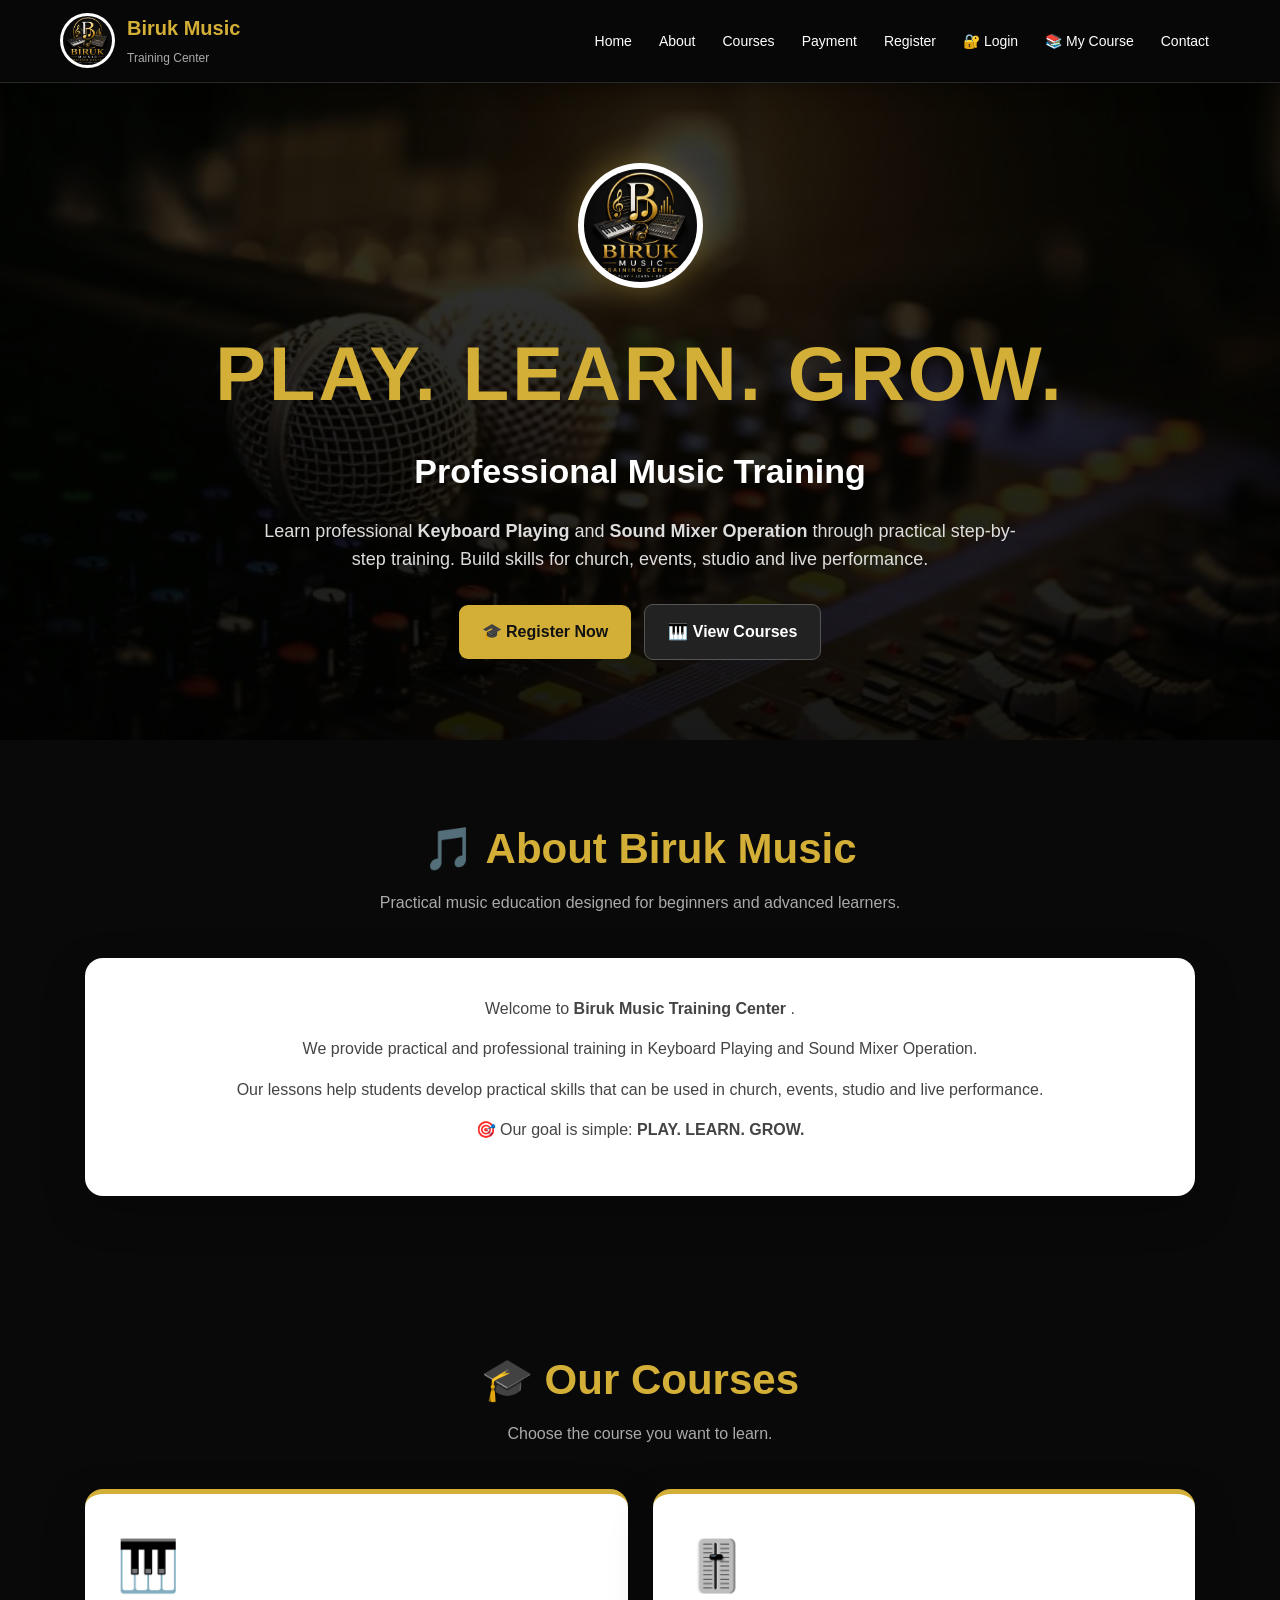
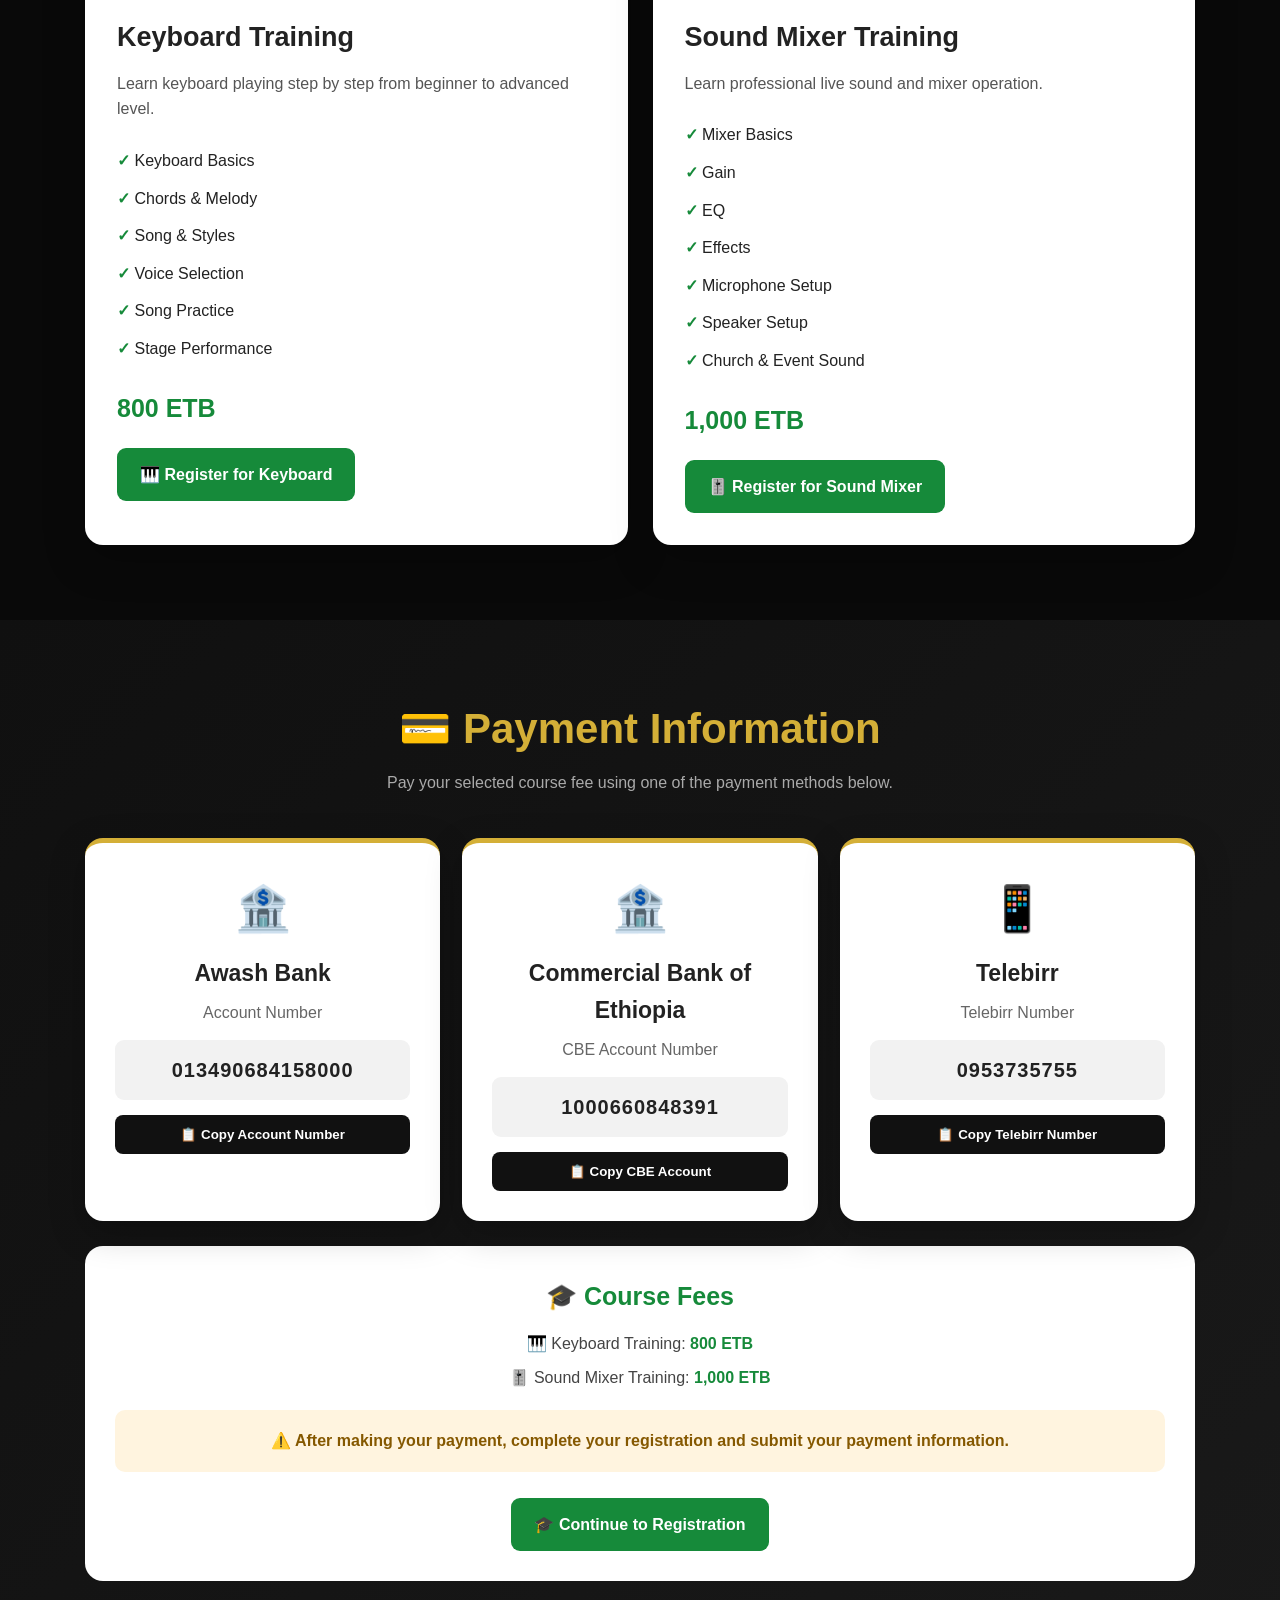
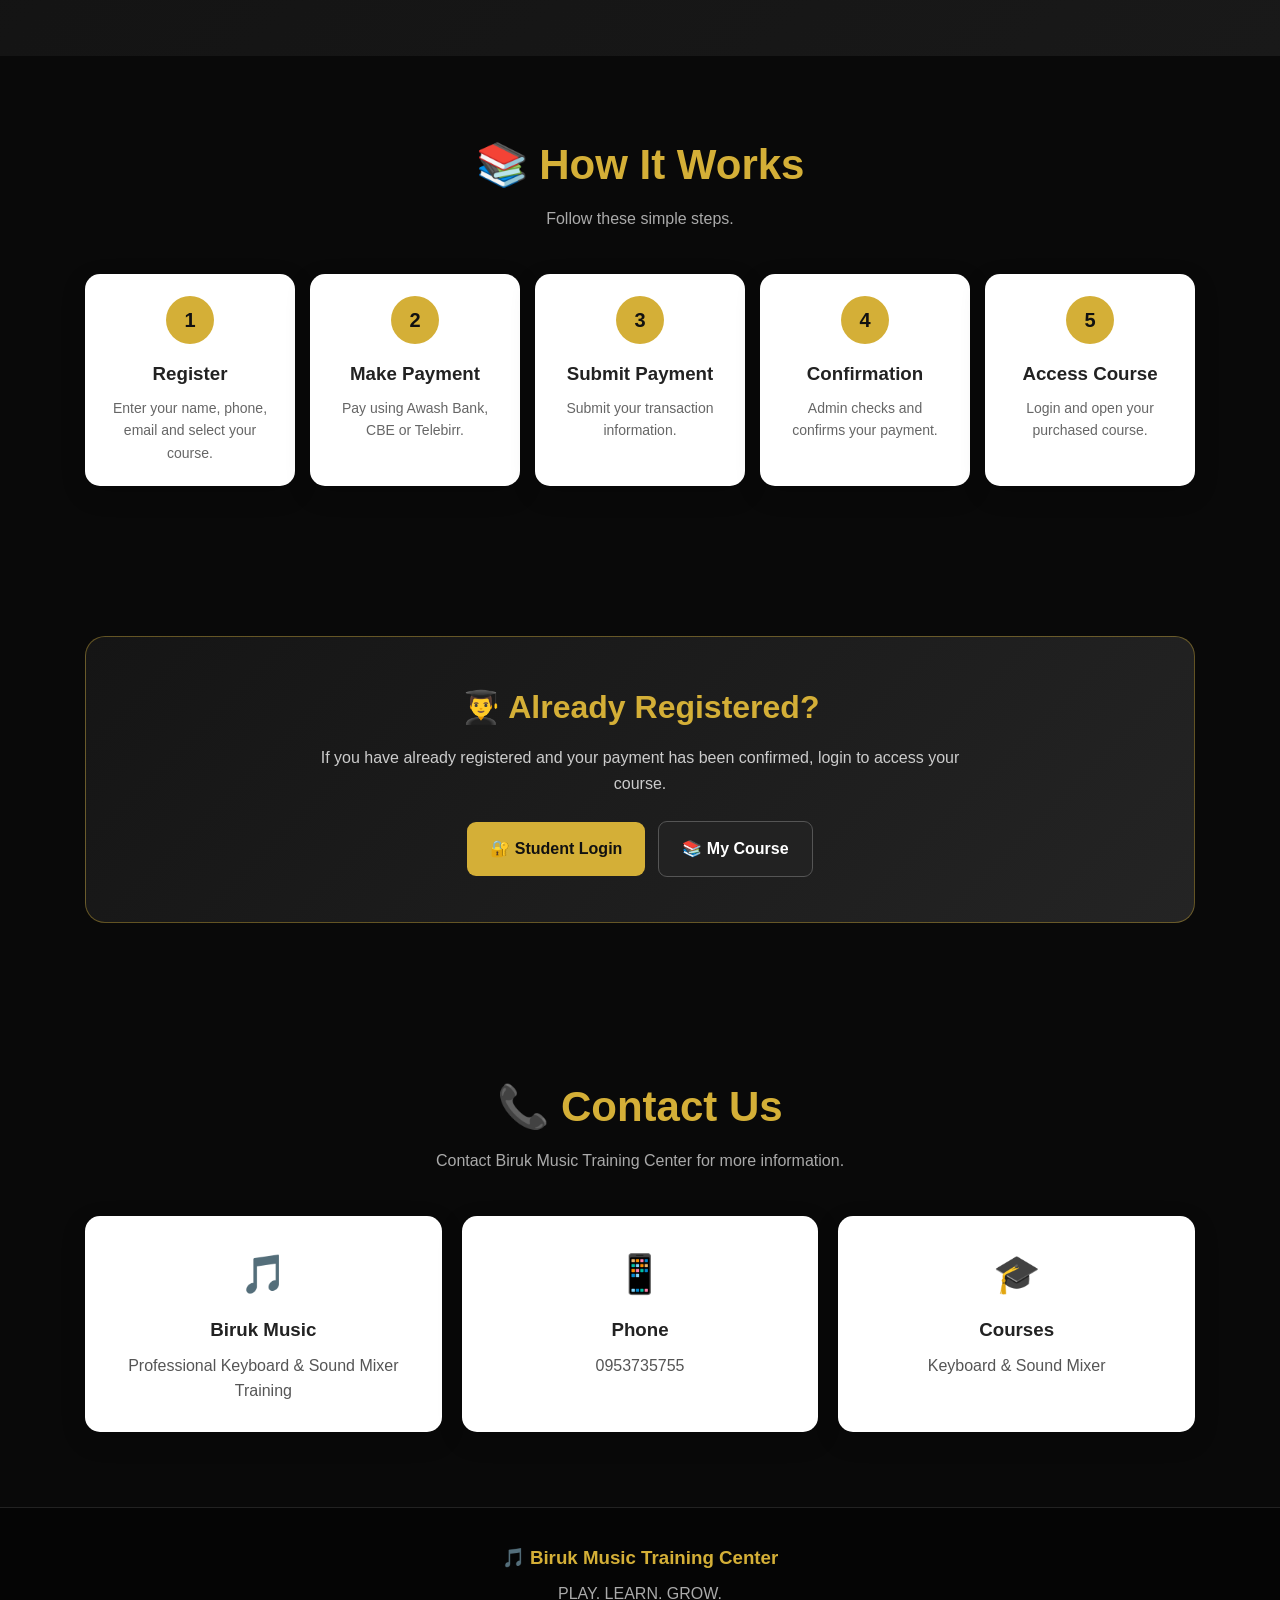
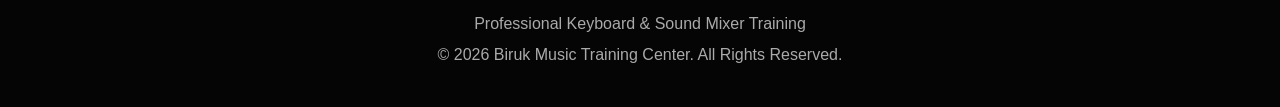
<file: index.html>
<!DOCTYPE html>
<html lang="en">

<head>

    <meta charset="UTF-8">

    <meta name="viewport"
          content="width=device-width, initial-scale=1.0">

    <meta name="description"
          content="Biruk Music Training Center - Professional Keyboard and Sound Mixer Training">

    <title>Biruk Music Training Center</title>

    <style>

        * {
            box-sizing: border-box;
            margin: 0;
            padding: 0;
        }

        html {
            scroll-behavior: smooth;
        }

        body {
            font-family: Arial, Helvetica, sans-serif;
            background: #090909;
            color: #222;
            line-height: 1.6;
        }

        /* =========================
           HEADER
        ========================= */

        header {
            position: sticky;
            top: 0;
            z-index: 1000;
            background: rgba(8,8,8,0.97);
            border-bottom: 1px solid #292929;
            box-shadow: 0 4px 20px rgba(0,0,0,0.35);
        }

        .header-container {
            max-width: 1200px;
            margin: auto;
            padding: 12px 20px;

            display: flex;
            align-items: center;
            justify-content: space-between;
            gap: 20px;
        }

        .brand {
            display: flex;
            align-items: center;
            gap: 12px;
            text-decoration: none;
            color: white;
            min-width: 220px;
        }

        .brand img {
            width: 55px;
            height: 55px;
            object-fit: contain;
            border-radius: 50%;
            background: white;
            padding: 3px;
        }

        .brand h1 {
            color: #d4af37;
            font-size: 20px;
        }

        .brand span {
            color: #aaa;
            font-size: 12px;
        }

        nav {
            display: flex;
            align-items: center;
            justify-content: flex-end;
            flex-wrap: wrap;
            gap: 5px;
        }

        nav a {
            color: white;
            text-decoration: none;
            padding: 9px 11px;
            border-radius: 7px;
            font-size: 14px;
            transition: 0.25s;
        }

        nav a:hover {
            background: #d4af37;
            color: #111;
        }

        /* =========================
           HERO
        ========================= */

        .hero {
            min-height: 650px;

            display: flex;
            flex-direction: column;
            align-items: center;
            justify-content: center;

            text-align: center;
            padding: 80px 20px;

            background:
                linear-gradient(
                    rgba(0,0,0,0.78),
                    rgba(0,0,0,0.90)
                ),
                url("hero.jpg");

            background-size: cover;
            background-position: center;
        }

        .hero-logo {
            width: 125px;
            height: 125px;
            object-fit: contain;

            background: white;
            border-radius: 50%;
            padding: 6px;

            margin-bottom: 25px;

            box-shadow:
                0 0 35px rgba(212,175,55,0.35);
        }

        .hero h2 {
            color: #d4af37;
            font-size: clamp(40px, 7vw, 76px);
            letter-spacing: 3px;
            margin-bottom: 10px;
        }

        .hero h3 {
            color: white;
            font-size: clamp(22px, 4vw, 34px);
            margin-bottom: 18px;
        }

        .hero p {
            max-width: 760px;
            color: #ddd;
            font-size: 18px;
            margin-bottom: 30px;
        }

        /* =========================
           BUTTONS
        ========================= */

        .buttons {
            display: flex;
            justify-content: center;
            align-items: center;
            flex-wrap: wrap;
            gap: 13px;
        }

        .btn {
            display: inline-block;
            padding: 14px 23px;
            border-radius: 9px;
            text-decoration: none;
            font-weight: bold;
            border: none;
            cursor: pointer;
            transition: 0.25s;
        }

        .btn:hover {
            transform: translateY(-2px);
        }

        .btn-gold {
            background: #d4af37;
            color: #111;
        }

        .btn-gold:hover {
            background: #f0cf58;
        }

        .btn-dark {
            background: #222;
            color: white;
            border: 1px solid #555;
        }

        .btn-dark:hover {
            background: #333;
        }

        .btn-green {
            background: #168a3a;
            color: white;
        }

        .btn-green:hover {
            background: #106c2d;
        }

        /* =========================
           SECTIONS
        ========================= */

        section {
            scroll-margin-top: 90px;
        }

        .section {
            max-width: 1150px;
            margin: auto;
            padding: 75px 20px;
        }

        .section-title {
            text-align: center;
            margin-bottom: 42px;
        }

        .section-title h2 {
            color: #d4af37;
            font-size: clamp(28px,5vw,42px);
            margin-bottom: 8px;
        }

        .section-title p {
            color: #aaa;
            max-width: 700px;
            margin: auto;
        }

        /* =========================
           ABOUT
        ========================= */

        .about-box {
            background: white;
            padding: 38px;
            border-radius: 18px;

            box-shadow:
                0 15px 40px rgba(0,0,0,0.25);

            text-align: center;
        }

        .about-box p {
            color: #444;
            margin-bottom: 15px;
        }

        /* =========================
           COURSES
        ========================= */

        .course-grid {
            display: grid;
            grid-template-columns: repeat(2,1fr);
            gap: 25px;
        }

        .course-card {
            background: white;
            padding: 32px;
            border-radius: 18px;

            border-top: 5px solid #d4af37;

            box-shadow:
                0 15px 40px rgba(0,0,0,0.25);

            transition: 0.3s;
        }

        .course-card:hover {
            transform: translateY(-7px);
        }

        .course-icon {
            font-size: 50px;
            margin-bottom: 10px;
        }

        .course-card h3 {
            font-size: 27px;
            margin-bottom: 12px;
        }

        .course-card p {
            color: #555;
            margin-bottom: 10px;
        }

        .course-list {
            list-style: none;
            margin: 20px 0;
        }

        .course-list li {
            padding: 6px 0;
        }

        .course-list li::before {
            content: "✓ ";
            color: #168a3a;
            font-weight: bold;
        }

        .price {
            color: #168a3a;
            font-size: 25px;
            font-weight: bold;
            margin: 20px 0;
        }

        /* =========================
           PAYMENT
        ========================= */

        .payment-section {
            background:
                linear-gradient(
                    135deg,
                    #101010,
                    #191919
                );
        }

        .payment-grid {
            display: grid;
            grid-template-columns: repeat(3,1fr);
            gap: 22px;
        }

        .payment-card {
            background: white;
            padding: 30px;
            border-radius: 18px;
            text-align: center;

            border-top: 5px solid #d4af37;

            box-shadow:
                0 12px 35px rgba(0,0,0,0.25);

            transition: 0.3s;
        }

        .payment-card:hover {
            transform: translateY(-5px);
        }

        .payment-icon {
            font-size: 45px;
            margin-bottom: 10px;
        }

        .payment-card h3 {
            font-size: 23px;
            margin-bottom: 8px;
        }

        .payment-card p {
            color: #666;
            margin-bottom: 8px;
        }

        .account-number {
            background: #f2f2f2;
            padding: 14px 8px;
            border-radius: 9px;

            font-size: 20px;
            font-weight: bold;

            letter-spacing: 1px;
            margin: 15px 0;
            word-break: break-all;
        }

        .copy-btn {
            width: 100%;
            padding: 12px;

            border: none;
            border-radius: 8px;

            background: #111;
            color: white;

            font-weight: bold;
            cursor: pointer;
        }

        .copy-btn:hover {
            background: #333;
        }

        .course-fees {
            background: white;
            border-radius: 18px;
            padding: 30px;
            margin-top: 25px;
            text-align: center;
        }

        .course-fees h3 {
            color: #168a3a;
            font-size: 25px;
            margin-bottom: 15px;
        }

        .course-fees p {
            margin: 8px 0;
            color: #444;
        }

        .course-fees strong {
            color: #168a3a;
        }

        .payment-instruction {
            background: #fff4df;
            color: #855800;

            padding: 18px;
            border-radius: 10px;

            margin-top: 20px;

            text-align: center;
            font-weight: bold;
        }

        /* =========================
           HOW IT WORKS
        ========================= */

        .steps {
            display: grid;
            grid-template-columns: repeat(5,1fr);
            gap: 15px;
        }

        .step {
            background: white;
            padding: 22px;
            border-radius: 15px;
            text-align: center;

            box-shadow:
                0 8px 25px rgba(0,0,0,0.20);
        }

        .step-number {
            width: 48px;
            height: 48px;

            display: flex;
            align-items: center;
            justify-content: center;

            margin: 0 auto 15px;

            border-radius: 50%;
            background: #d4af37;

            color: #111;
            font-size: 20px;
            font-weight: bold;
        }

        .step h3 {
            margin-bottom: 8px;
        }

        .step p {
            color: #666;
            font-size: 14px;
        }

        /* =========================
           STUDENT ACCESS
        ========================= */

        .access-box {
            background:
                linear-gradient(
                    135deg,
                    #151515,
                    #242424
                );

            border:
                1px solid
                rgba(212,175,55,0.4);

            border-radius: 20px;
            padding: 45px 25px;
            text-align: center;
        }

        .access-box h2 {
            color: #d4af37;
            font-size: 32px;
            margin-bottom: 12px;
        }

        .access-box p {
            color: #ccc;
            max-width: 650px;
            margin: 0 auto 25px;
        }

        /* =========================
           CONTACT
        ========================= */

        .contact-grid {
            display: grid;
            grid-template-columns: repeat(3,1fr);
            gap: 20px;
        }

        .contact-card {
            background: white;
            padding: 28px;
            border-radius: 15px;
            text-align: center;

            box-shadow:
                0 8px 25px rgba(0,0,0,0.20);
        }

        .contact-icon {
            font-size: 38px;
            margin-bottom: 10px;
        }

        .contact-card h3 {
            margin-bottom: 8px;
        }

        .contact-card p {
            color: #555;
        }

        /* =========================
           FOOTER
        ========================= */

        footer {
            background: #050505;
            border-top: 1px solid #222;

            text-align: center;
            padding: 35px 20px;

            color: #aaa;
        }

        footer h3 {
            color: #d4af37;
            margin-bottom: 8px;
        }

        footer p {
            margin: 5px 0;
        }

        /* =========================
           MOBILE
        ========================= */

        @media(max-width:950px) {

            .header-container {
                flex-direction: column;
            }

            nav {
                justify-content: center;
            }

            .steps {
                grid-template-columns: repeat(2,1fr);
            }

            .payment-grid {
                grid-template-columns: 1fr;
            }

            .contact-grid {
                grid-template-columns: 1fr;
            }
        }

        @media(max-width:700px) {

            .course-grid {
                grid-template-columns: 1fr;
            }

            .steps {
                grid-template-columns: 1fr;
            }

            .hero {
                min-height: 600px;
                padding: 60px 15px;
            }

            .hero-logo {
                width: 100px;
                height: 100px;
            }

            .hero h2 {
                letter-spacing: 1px;
            }

            .section {
                padding: 55px 15px;
            }

            .about-box,
            .course-card {
                padding: 24px;
            }

        }

        @media(max-width:450px) {

            .brand img {
                width: 48px;
                height: 48px;
            }

            .brand h1 {
                font-size: 17px;
            }

            nav a {
                font-size: 12px;
                padding: 7px 6px;
            }

            .account-number {
                font-size: 17px;
            }

        }

    </style>

</head>


<body>


<!-- =================================================
     HEADER
================================================= -->

<header>

    <div class="header-container">

        <a href="index.html" class="brand">

            <img
                src="logo.png"
                alt="Biruk Music Training Center Logo"
            >

            <div>

                <h1>
                    Biruk Music
                </h1>

                <span>
                    Training Center
                </span>

            </div>

        </a>


        <nav>

            <a href="index.html">
                Home
            </a>

            <a href="#about">
                About
            </a>

            <a href="#courses">
                Courses
            </a>

            <a href="#payment">
                Payment
            </a>

            <a href="Register.html">
                Register
            </a>

            <a href="Login.html">
                🔐 Login
            </a>

            <a href="Course.html">
                📚 My Course
            </a>

            <a href="#contact">
                Contact
            </a>

        </nav>

    </div>

</header>


<!-- =================================================
     HERO
================================================= -->

<section class="hero">

    <img
        src="logo.png"
        alt="Biruk Music Training Center Logo"
        class="hero-logo"
    >


    <h2>
        PLAY. LEARN. GROW.
    </h2>


    <h3>
        Professional Music Training
    </h3>


    <p>

        Learn professional
        <strong>Keyboard Playing</strong>
        and
        <strong>Sound Mixer Operation</strong>
        through practical step-by-step training.

        Build skills for church, events,
        studio and live performance.

    </p>


    <div class="buttons">

        <a
            href="Register.html"
            class="btn btn-gold"
        >
            🎓 Register Now
        </a>


        <a
            href="#courses"
            class="btn btn-dark"
        >
            🎹 View Courses
        </a>

    </div>

</section>


<!-- =================================================
     ABOUT
================================================= -->

<section
    id="about"
    class="section"
>

    <div class="section-title">

        <h2>
            🎵 About Biruk Music
        </h2>

        <p>
            Practical music education designed
            for beginners and advanced learners.
        </p>

    </div>


    <div class="about-box">

        <p>

            Welcome to
            <strong>
                Biruk Music Training Center
            </strong>.

        </p>

        <p>

            We provide practical and professional
            training in Keyboard Playing and
            Sound Mixer Operation.

        </p>

        <p>

            Our lessons help students develop
            practical skills that can be used in
            church, events, studio and live
            performance.

        </p>

        <p>

            🎯 Our goal is simple:

            <strong>
                PLAY. LEARN. GROW.
            </strong>

        </p>

    </div>

</section>


<!-- =================================================
     COURSES
================================================= -->

<section
    id="courses"
    class="section"
>

    <div class="section-title">

        <h2>
            🎓 Our Courses
        </h2>

        <p>
            Choose the course you want to learn.
        </p>

    </div>


    <div class="course-grid">


        <!-- KEYBOARD -->

        <div class="course-card">

            <div class="course-icon">
                🎹
            </div>

            <h3>
                Keyboard Training
            </h3>

            <p>
                Learn keyboard playing step by step
                from beginner to advanced level.
            </p>


            <ul class="course-list">

                <li>
                    Keyboard Basics
                </li>

                <li>
                    Chords & Melody
                </li>

                <li>
                    Song & Styles
                </li>

                <li>
                    Voice Selection
                </li>

                <li>
                    Song Practice
                </li>

                <li>
                    Stage Performance
                </li>

            </ul>


            <div class="price">
                800 ETB
            </div>


            <a
                href="Register.html"
                class="btn btn-green"
            >
                🎹 Register for Keyboard
            </a>

        </div>


        <!-- SOUND MIXER -->

        <div class="course-card">

            <div class="course-icon">
                🎚️
            </div>

            <h3>
                Sound Mixer Training
            </h3>

            <p>
                Learn professional live sound
                and mixer operation.
            </p>


            <ul class="course-list">

                <li>
                    Mixer Basics
                </li>

                <li>
                    Gain
                </li>

                <li>
                    EQ
                </li>

                <li>
                    Effects
                </li>

                <li>
                    Microphone Setup
                </li>

                <li>
                    Speaker Setup
                </li>

                <li>
                    Church & Event Sound
                </li>

            </ul>


            <div class="price">
                1,000 ETB
            </div>


            <a
                href="Register.html"
                class="btn btn-green"
            >
                🎚️ Register for Sound Mixer
            </a>

        </div>

    </div>

</section>


<!-- =================================================
     PAYMENT
================================================= -->

<section
    id="payment"
    class="payment-section"
>

    <div class="section">

        <div class="section-title">

            <h2>
                💳 Payment Information
            </h2>

            <p>
                Pay your selected course fee using
                one of the payment methods below.
            </p>

        </div>


        <div class="payment-grid">


            <!-- AWASH BANK -->

            <div class="payment-card">

                <div class="payment-icon">
                    🏦
                </div>

                <h3>
                    Awash Bank
                </h3>

                <p>
                    Account Number
                </p>

                <div class="account-number">
                    013490684158000
                </div>

                <button
                    class="copy-btn"
                    onclick="copyText('013490684158000')"
                >
                    📋 Copy Account Number
                </button>

            </div>


            <!-- CBE -->

            <div class="payment-card">

                <div class="payment-icon">
                    🏦
                </div>

                <h3>
                    Commercial Bank of Ethiopia
                </h3>

                <p>
                    CBE Account Number
                </p>

                <div class="account-number">
                    1000660848391
                </div>

                <button
                    class="copy-btn"
                    onclick="copyText('1000660848391')"
                >
                    📋 Copy CBE Account
                </button>

            </div>


            <!-- TELEBIRR -->

            <div class="payment-card">

                <div class="payment-icon">
                    📱
                </div>

                <h3>
                    Telebirr
                </h3>

                <p>
                    Telebirr Number
                </p>

                <div class="account-number">
                    0953735755
                </div>

                <button
                    class="copy-btn"
                    onclick="copyText('0953735755')"
                >
                    📋 Copy Telebirr Number
                </button>

            </div>

        </div>


        <!-- COURSE FEES -->

        <div class="course-fees">

            <h3>
                🎓 Course Fees
            </h3>

            <p>
                🎹 Keyboard Training:
                <strong>
                    800 ETB
                </strong>
            </p>

            <p>
                🎚️ Sound Mixer Training:
                <strong>
                    1,000 ETB
                </strong>
            </p>


            <div class="payment-instruction">

                ⚠️ After making your payment,
                complete your registration and
                submit your payment information.

            </div>

            <br>

            <div class="buttons">

                <a
                    href="Register.html"
                    class="btn btn-green"
                >
                    🎓 Continue to Registration
                </a>

            </div>

        </div>

    </div>

</section>


<!-- =================================================
     HOW IT WORKS
================================================= -->

<section class="section">

    <div class="section-title">

        <h2>
            📚 How It Works
        </h2>

        <p>
            Follow these simple steps.
        </p>

    </div>


    <div class="steps">


        <div class="step">

            <div class="step-number">
                1
            </div>

            <h3>
                Register
            </h3>

            <p>
                Enter your name, phone,
                email and select your course.
            </p>

        </div>


        <div class="step">

            <div class="step-number">
                2
            </div>

            <h3>
                Make Payment
            </h3>

            <p>
                Pay using Awash Bank,
                CBE or Telebirr.
            </p>

        </div>


        <div class="step">

            <div class="step-number">
                3
            </div>

            <h3>
                Submit Payment
            </h3>

            <p>
                Submit your transaction
                information.
            </p>

        </div>


        <div class="step">

            <div class="step-number">
                4
            </div>

            <h3>
                Confirmation
            </h3>

            <p>
                Admin checks and confirms
                your payment.
            </p>

        </div>


        <div class="step">

            <div class="step-number">
                5
            </div>

            <h3>
                Access Course
            </h3>

            <p>
                Login and open your
                purchased course.
            </p>

        </div>

    </div>

</section>


<!-- =================================================
     STUDENT ACCESS
================================================= -->

<section class="section">

    <div class="access-box">

        <h2>
            👨‍🎓 Already Registered?
        </h2>

        <p>

            If you have already registered and your
            payment has been confirmed, login to
            access your course.

        </p>


        <div class="buttons">

            <a
                href="Login.html"
                class="btn btn-gold"
            >
                🔐 Student Login
            </a>


            <a
                href="Course.html"
                class="btn btn-dark"
            >
                📚 My Course
            </a>

        </div>

    </div>

</section>


<!-- =================================================
     CONTACT
================================================= -->

<section
    id="contact"
    class="section"
>

    <div class="section-title">

        <h2>
            📞 Contact Us
        </h2>

        <p>
            Contact Biruk Music Training Center
            for more information.
        </p>

    </div>


    <div class="contact-grid">


        <div class="contact-card">

            <div class="contact-icon">
                🎵
            </div>

            <h3>
                Biruk Music
            </h3>

            <p>
                Professional Keyboard &
                Sound Mixer Training
            </p>

        </div>


        <div class="contact-card">

            <div class="contact-icon">
                📱
            </div>

            <h3>
                Phone
            </h3>

            <p>
                0953735755
            </p>

        </div>


        <div class="contact-card">

            <div class="contact-icon">
                🎓
            </div>

            <h3>
                Courses
            </h3>

            <p>
                Keyboard & Sound Mixer
            </p>

        </div>

    </div>

</section>


<!-- =================================================
     FOOTER
================================================= -->

<footer>

    <h3>
        🎵 Biruk Music Training Center
    </h3>

    <p>
        PLAY. LEARN. GROW.
    </p>

    <p>
        Professional Keyboard &
        Sound Mixer Training
    </p>

    <p>
        © 2026 Biruk Music Training Center.
        All Rights Reserved.
    </p>

</footer>


<!-- =================================================
     JAVASCRIPT
================================================= -->

<script>

    function copyText(text) {

        if (
            navigator.clipboard &&
            window.isSecureContext
        ) {

            navigator.clipboard
                .writeText(text)
                .then(function() {

                    alert(
                        "✅ Copied successfully: " +
                        text
                    );

                })
                .catch(function() {

                    alert(
                        "Please copy the number manually: " +
                        text
                    );

                });

        } else {

            alert(
                "📋 Copy this number: " +
                text
            );

        }

    }

</script>


</body>

</html>
</file>
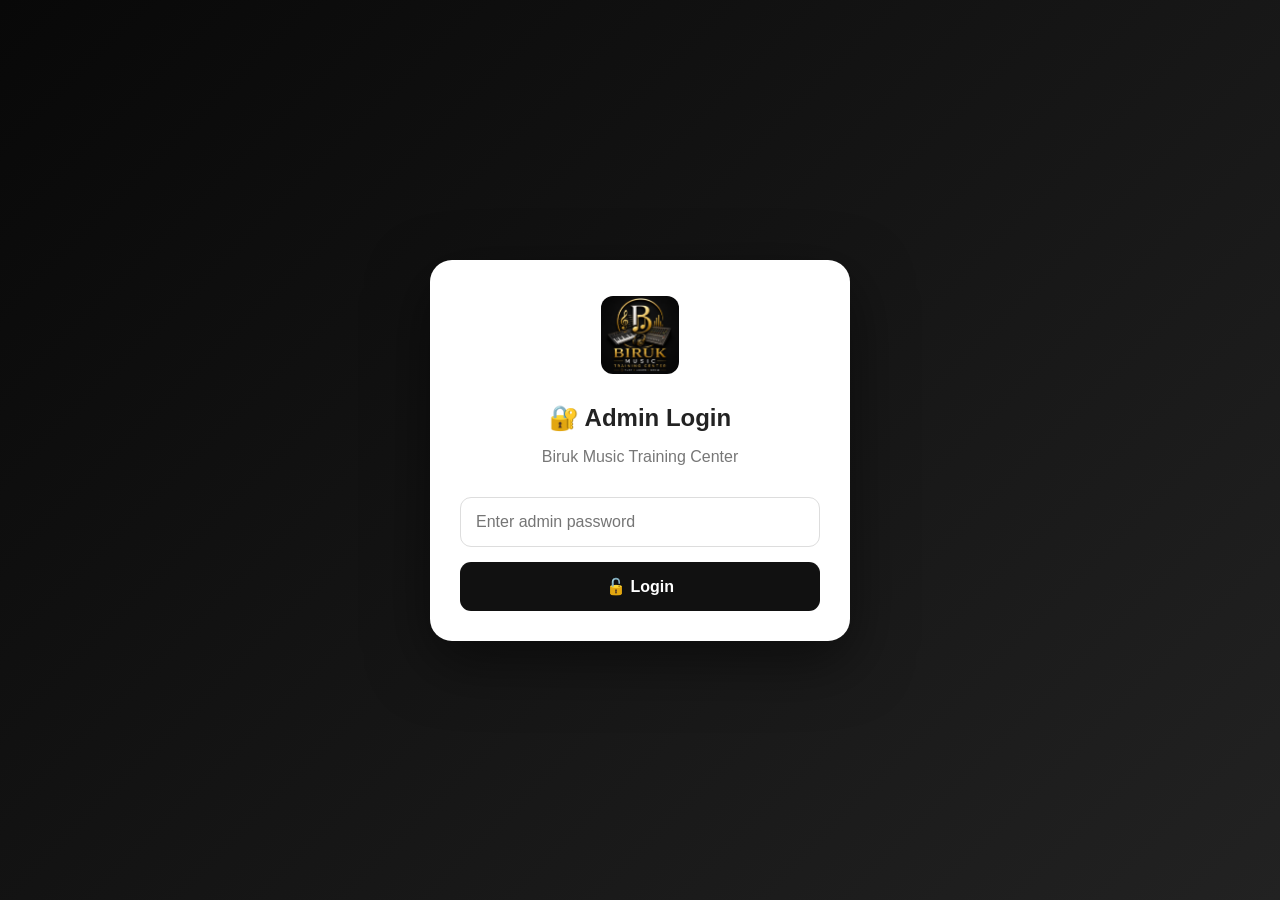
<file: admin.html>
<!DOCTYPE html>
<html lang="en">

<head>

<meta charset="UTF-8">

<meta name="viewport"
content="width=device-width, initial-scale=1.0">

<title>Biruk Music Training - Admin Dashboard</title>

<style>

/* =====================================================
   RESET
===================================================== */

* {
    box-sizing: border-box;
}

html {
    scroll-behavior: smooth;
}

body {
    margin: 0;
    font-family:
        Arial,
        Helvetica,
        sans-serif;
    background:
        linear-gradient(
            135deg,
            #f5f7fa,
            #eef1f5
        );
    color: #222;
}


/* =====================================================
   ADMIN LOGIN
===================================================== */

#adminLogin {

    position: fixed;

    inset: 0;

    z-index: 99999;

    background:
        linear-gradient(
            135deg,
            #080808,
            #222
        );

    display: flex;

    align-items: center;

    justify-content: center;

    padding: 20px;

}


.admin-login-box {

    width: 100%;

    max-width: 420px;

    background: white;

    padding: 30px;

    border-radius: 22px;

    box-shadow:
        0 20px 60px
        rgba(0,0,0,.5);

    text-align: center;

}


.admin-login-logo {

    width: 90px;

    height: 90px;

    object-fit: contain;

    background: white;

    border-radius: 18px;

    padding: 6px;

    margin-bottom: 15px;

}


.admin-login-box h2 {

    margin:
        5px 0 8px;

}


.admin-login-box p {

    color: #777;

}


#adminPassword {

    width: 100%;

    padding: 15px;

    border:
        1px solid #ddd;

    border-radius: 11px;

    margin-top: 15px;

    font-size: 16px;

    outline: none;

}


#adminPassword:focus {

    border-color: #111;

}


#adminLoginButton {

    width: 100%;

    padding: 15px;

    margin-top: 15px;

    border: 0;

    border-radius: 11px;

    background: #111;

    color: white;

    font-weight: bold;

    font-size: 16px;

    cursor: pointer;

}


#adminLoginButton:hover {

    background: #333;

}


#adminLoginError {

    display: none;

    margin-top: 15px;

    padding: 12px;

    border-radius: 10px;

    background: #ffe5e5;

    color: #c00000;

    font-weight: bold;

}


/* =====================================================
   HEADER
===================================================== */

.header {

    background:
        linear-gradient(
            135deg,
            #080808,
            #202020
        );

    color: white;

    padding: 28px 20px;

    box-shadow:
        0 8px 25px
        rgba(0,0,0,0.18);

}


.header-content {

    max-width: 1100px;

    margin: auto;

    display: flex;

    align-items: center;

    gap: 18px;

    flex-wrap: wrap;

}


.logo {

    width: 70px;

    height: 70px;

    object-fit: contain;

    border-radius: 15px;

    background: white;

    padding: 5px;

}


.header-text {

    flex: 1;

}


.header-text h1 {

    margin: 0;

    font-size: 27px;

}


.header-text p {

    margin:
        7px 0 0;

    color: #ccc;

}


/* =====================================================
   LOGOUT
===================================================== */

#adminLogoutButton {

    padding: 12px 16px;

    border:
        1px solid #555;

    border-radius: 10px;

    background: #111;

    color: white;

    font-weight: bold;

    cursor: pointer;

}


#adminLogoutButton:hover {

    background: #333;

}


/* =====================================================
   MAIN
===================================================== */

.container {

    max-width: 1100px;

    margin: 35px auto;

    padding:
        0 20px;

}


/* =====================================================
   TITLE
===================================================== */

.page-title {

    margin-bottom: 25px;

}


.page-title h2 {

    margin: 0;

    font-size: 30px;

}


.page-title p {

    margin-top: 8px;

    color: #777;

}


/* =====================================================
   DASHBOARD STATS
===================================================== */

.stats {

    display: grid;

    grid-template-columns:
        repeat(3, 1fr);

    gap: 18px;

    margin-bottom: 25px;

}


.stat-card {

    background: white;

    padding: 22px;

    border-radius: 18px;

    box-shadow:
        0 6px 22px
        rgba(0,0,0,0.07);

    display: flex;

    align-items: center;

    gap: 16px;

    transition:
        transform .25s ease,
        box-shadow .25s ease;

}


.stat-card:hover {

    transform:
        translateY(-4px);

    box-shadow:
        0 12px 28px
        rgba(0,0,0,0.11);

}


.stat-icon {

    width: 55px;

    height: 55px;

    display: flex;

    align-items: center;

    justify-content: center;

    border-radius: 14px;

    font-size: 27px;

    background: #f0f0f0;

}


.stat-info span {

    display: block;

    color: #777;

    font-size: 14px;

    margin-bottom: 5px;

}


.stat-info strong {

    font-size: 24px;

}


/* =====================================================
   TOOLBAR
===================================================== */

.toolbar {

    background: white;

    padding: 18px;

    border-radius: 16px;

    margin-bottom: 22px;

    display: flex;

    gap: 12px;

    justify-content:
        space-between;

    align-items: center;

    flex-wrap: wrap;

    box-shadow:
        0 5px 18px
        rgba(0,0,0,0.06);

}


.search-box {

    flex: 1;

    min-width: 220px;

}


.search-box input {

    width: 100%;

    padding: 13px 16px;

    border:
        1px solid #ddd;

    border-radius: 10px;

    font-size: 15px;

    outline: none;

}


.search-box input:focus {

    border-color: #111;

}


.refresh-button {

    border: none;

    padding: 13px 20px;

    border-radius: 10px;

    background: #111;

    color: white;

    font-weight: bold;

    cursor: pointer;

    transition: .2s;

}


.refresh-button:hover {

    background: #333;

    transform:
        translateY(-1px);

}


.refresh-button:disabled {

    opacity: .65;

    cursor: not-allowed;

}


/* =====================================================
   MESSAGE
===================================================== */

#message {

    margin-bottom: 20px;

}


.success {

    background: #e5f8eb;

    color: #147a32;

    padding: 15px;

    border-radius: 12px;

    font-weight: bold;

}


.error {

    background: #ffe5e5;

    color: #c00000;

    padding: 15px;

    border-radius: 12px;

    font-weight: bold;

}


.info {

    background: #e8f1ff;

    color: #174ea6;

    padding: 15px;

    border-radius: 12px;

    font-weight: bold;

}


/* =====================================================
   LOADING
===================================================== */

.loading {

    background: white;

    padding: 50px 20px;

    border-radius: 18px;

    text-align: center;

    color: #777;

    font-size: 17px;

}


/* =====================================================
   STUDENT CARD
===================================================== */

.card {

    background: white;

    border-radius: 20px;

    padding: 25px;

    margin-bottom: 20px;

    box-shadow:
        0 7px 25px
        rgba(0,0,0,0.07);

    border:
        1px solid #eee;

    animation:
        fadeIn .4s ease;

}


@keyframes fadeIn {

    from {

        opacity: 0;

        transform:
            translateY(10px);

    }

    to {

        opacity: 1;

        transform:
            translateY(0);

    }

}


/* =====================================================
   STUDENT HEADER
===================================================== */

.student-header {

    display: flex;

    align-items: center;

    justify-content:
        space-between;

    gap: 15px;

    margin-bottom: 20px;

    padding-bottom: 17px;

    border-bottom:
        1px solid #eee;

}


.student-profile {

    display: flex;

    align-items: center;

    gap: 13px;

}


.student-avatar {

    width: 52px;

    height: 52px;

    border-radius: 50%;

    display: flex;

    align-items: center;

    justify-content: center;

    background: #111;

    color: white;

    font-size: 23px;

}


.student-name {

    font-size: 20px;

    font-weight: bold;

}


/* =====================================================
   INFORMATION GRID
===================================================== */

.info-grid {

    display: grid;

    grid-template-columns:
        repeat(2, 1fr);

    gap: 12px;

}


.info-item {

    background: #f8f9fa;

    padding: 14px;

    border-radius: 11px;

    overflow-wrap: anywhere;

}


.info-item span {

    display: block;

    color: #777;

    font-size: 13px;

    margin-bottom: 5px;

}


.info-item strong {

    font-size: 15px;

}


/* =====================================================
   STATUS
===================================================== */

.status-row {

    display: flex;

    gap: 12px;

    flex-wrap: wrap;

    margin-top: 18px;

}


.badge {

    display: inline-flex;

    align-items: center;

    gap: 6px;

    padding: 8px 12px;

    border-radius: 30px;

    font-size: 13px;

    font-weight: bold;

}


.badge.pending {

    background: #fff1d8;

    color: #c66b00;

}


.badge.paid {

    background: #e3f8e9;

    color: #147a32;

}


.badge.locked {

    background: #ffe5e5;

    color: #c00000;

}


.badge.unlocked {

    background: #e3f8e9;

    color: #147a32;

}


/* =====================================================
   CONFIRM BUTTON
===================================================== */

.confirm-button {

    width: 100%;

    margin-top: 20px;

    padding: 15px;

    border: none;

    border-radius: 11px;

    background:
        linear-gradient(
            135deg,
            #168a3a,
            #0f6c2d
        );

    color: white;

    font-size: 16px;

    font-weight: bold;

    cursor: pointer;

    transition: .2s;

}


.confirm-button:hover {

    transform:
        translateY(-2px);

    box-shadow:
        0 7px 18px
        rgba(22,138,58,.25);

}


.confirm-button:disabled {

    background: #999;

    cursor: not-allowed;

    transform: none;

    box-shadow: none;

}


/* =====================================================
   EMPTY
===================================================== */

.empty {

    background: white;

    padding: 55px 20px;

    text-align: center;

    border-radius: 18px;

    box-shadow:
        0 5px 18px
        rgba(0,0,0,0.06);

}


.empty-icon {

    font-size: 50px;

    margin-bottom: 12px;

}


.empty h3 {

    margin: 5px 0;

}


.empty p {

    color: #777;

}


/* =====================================================
   FOOTER
===================================================== */

.footer {

    text-align: center;

    padding: 30px 15px;

    margin-top: 50px;

    background: #111;

    color: white;

}


.footer p {

    color: #aaa;

    margin-bottom: 0;

}


/* =====================================================
   MOBILE
===================================================== */

@media (max-width: 750px) {

    .header {

        padding:
            22px 15px;

    }


    .header-content {

        align-items:
            flex-start;

    }


    .logo {

        width: 58px;

        height: 58px;

    }


    .header-text h1 {

        font-size: 21px;

    }


    .header-text p {

        font-size: 13px;

    }


    #adminLogoutButton {

        width: 100%;

        margin-left: 0;

    }


    .container {

        margin-top: 25px;

        padding:
            0 14px;

    }


    .page-title h2 {

        font-size: 24px;

    }


    .stats {

        grid-template-columns:
            1fr;

    }


    .info-grid {

        grid-template-columns:
            1fr;

    }


    .student-header {

        align-items:
            flex-start;

    }

}


/* =====================================================
   SMALL PHONE
===================================================== */

@media (max-width: 420px) {

    .card {

        padding: 18px;

    }


    .toolbar {

        padding: 14px;

    }


    .refresh-button {

        width: 100%;

    }


    .student-name {

        font-size: 17px;

    }

}

</style>

</head>


<body>


<!-- =====================================================
     ADMIN LOGIN
===================================================== -->

<div id="adminLogin">

    <div class="admin-login-box">

        <img
            src="logo.png"
            alt="Biruk Music Training Logo"
            class="admin-login-logo"
        >

        <h2>
            🔐 Admin Login
        </h2>

        <p>
            Biruk Music Training Center
        </p>

        <input
            type="password"
            id="adminPassword"
            placeholder="Enter admin password"
            autocomplete="current-password"
        >

        <button
            type="button"
            id="adminLoginButton"
        >
            🔓 Login
        </button>

        <div id="adminLoginError">

            ❌ Incorrect admin password.

        </div>

    </div>

</div>


<!-- =====================================================
     HEADER
===================================================== -->

<header class="header">

    <div class="header-content">

        <img
            src="logo.png"
            alt="Biruk Music Training Logo"
            class="logo"
        >

        <div class="header-text">

            <h1>
                Biruk Music Training
            </h1>

            <p>
                Professional Admin Payment Dashboard
            </p>

        </div>


        <button
            id="adminLogoutButton"
            type="button"
        >

            🚪 Logout

        </button>

    </div>

</header>


<!-- =====================================================
     MAIN
===================================================== -->

<main class="container">


    <div class="page-title">

        <h2>
            👨‍💼 Admin Dashboard
        </h2>

        <p>
            Manage student registrations,
            payments and course access.
        </p>

    </div>


    <!-- =================================================
         STATS
    ================================================== -->

    <section class="stats">


        <div class="stat-card">

            <div class="stat-icon">
                👨‍🎓
            </div>

            <div class="stat-info">

                <span>
                    Total Enrollments
                </span>

                <strong
                    id="totalCount">
                    0
                </strong>

            </div>

        </div>


        <div class="stat-card">

            <div class="stat-icon">
                ⏳
            </div>

            <div class="stat-info">

                <span>
                    Pending Payments
                </span>

                <strong
                    id="pendingCount">
                    0
                </strong>

            </div>

        </div>


        <div class="stat-card">

            <div class="stat-icon">
                🔓
            </div>

            <div class="stat-info">

                <span>
                    Unlocked Courses
                </span>

                <strong
                    id="unlockedCount">
                    0
                </strong>

            </div>

        </div>

    </section>


    <!-- =================================================
         TOOLBAR
    ================================================== -->

    <section class="toolbar">

        <div class="search-box">

            <input
                type="search"
                id="searchInput"
                placeholder="🔎 Search student name, phone or course..."
            >

        </div>


        <button
            class="refresh-button"
            id="refreshButton"
            type="button"
        >

            🔄 Refresh

        </button>

    </section>


    <div id="message"></div>


    <!-- =================================================
         STUDENTS
    ================================================== -->

    <section id="studentsContainer">

        <div class="loading">

            Loading students... ⏳

        </div>

    </section>


</main>


<!-- =====================================================
     FOOTER
===================================================== -->

<footer class="footer">

    <strong>
        Biruk Music Training Center
    </strong>

    <p>
        PLAY. LEARN. GROW.
    </p>

</footer>


<script>

/* =====================================================
   SUPABASE CONFIGURATION
===================================================== */

const SUPABASE_URL =
"https://ronwmcvqsksvbmbkaqgb.supabase.co";

const SUPABASE_REST_URL =
SUPABASE_URL + "/rest/v1/";

const SUPABASE_PUBLISHABLE_KEY =
"sb_publishable_PWLxrjF2dDUKDrApUJM1dQ_e9BfxDqO";


/* =====================================================
   EDGE FUNCTION
===================================================== */

const CONFIRM_PAYMENT_URL =
SUPABASE_URL +
"/functions/v1/confirm-payment";


/* =====================================================
   ADMIN LOGIN
===================================================== */

/*
   NOTE:
   Kun frontend login qofa.
   Security dhugaa irratti Supabase Auth + RLS
   fayyadamuun caalaatti nageenya qaba.
*/

const ADMIN_PASSWORD =
"Birukh@2026";


const adminLogin =
document.getElementById(
    "adminLogin"
);

const adminPassword =
document.getElementById(
    "adminPassword"
);

const adminLoginButton =
document.getElementById(
    "adminLoginButton"
);

const adminLoginError =
document.getElementById(
    "adminLoginError"
);

const adminLogoutButton =
document.getElementById(
    "adminLogoutButton"
);


/* =====================================================
   ELEMENTS
===================================================== */

const studentsContainer =
document.getElementById(
    "studentsContainer"
);

const totalCount =
document.getElementById(
    "totalCount"
);

const pendingCount =
document.getElementById(
    "pendingCount"
);

const unlockedCount =
document.getElementById(
    "unlockedCount"
);

const message =
document.getElementById(
    "message"
);

const refreshButton =
document.getElementById(
    "refreshButton"
);

const searchInput =
document.getElementById(
    "searchInput"
);


/* =====================================================
   DATA
===================================================== */

let allEnrollmentData = [];


/* =====================================================
   HEADERS
===================================================== */

function getHeaders() {

    return {

        "apikey":
            SUPABASE_PUBLISHABLE_KEY,

        "Authorization":
            "Bearer " +
            SUPABASE_PUBLISHABLE_KEY,

        "Content-Type":
            "application/json",

        "Accept":
            "application/json"

    };

}


/* =====================================================
   ESCAPE HTML
===================================================== */

function escapeHTML(value) {

    return String(value ?? "")

        .replaceAll(
            "&",
            "&amp;"
        )

        .replaceAll(
            "<",
            "&lt;"
        )

        .replaceAll(
            ">",
            "&gt;"
        )

        .replaceAll(
            '"',
            "&quot;"
        )

        .replaceAll(
            "'",
            "&#039;"
        );

}


/* =====================================================
   MESSAGE
===================================================== */

function showMessage(
    type,
    text
) {

    message.innerHTML = `

        <div class="${type}">

            ${escapeHTML(text)}

        </div>

    `;

}


/* =====================================================
   ADMIN LOGIN CHECK
===================================================== */

function checkAdminLogin() {

    const loggedIn =
        sessionStorage.getItem(
            "biruk_admin_logged_in"
        );


    if (
        loggedIn === "true"
    ) {

        adminLogin.style.display =
            "none";

        document.body.style.overflow =
            "auto";

        loadStudents();

    }

    else {

        adminLogin.style.display =
            "flex";

        document.body.style.overflow =
            "hidden";

        studentsContainer.innerHTML = "";

    }

}


/* =====================================================
   ADMIN LOGIN
===================================================== */

adminLoginButton.onclick =
    function() {

        const password =
            adminPassword.value.trim();


        if (
            password ===
            ADMIN_PASSWORD
        ) {

            sessionStorage.setItem(
                "biruk_admin_logged_in",
                "true"
            );


            adminLoginError.style.display =
                "none";


            adminPassword.value =
                "";


            adminLogin.style.display =
                "none";


            document.body.style.overflow =
                "auto";


            loadStudents();

        }

        else {

            adminLoginError.style.display =
                "block";

            adminPassword.value =
                "";

            adminPassword.focus();

        }

    };


/* =====================================================
   ENTER KEY LOGIN
===================================================== */

adminPassword.addEventListener(
    "keydown",
    function(event) {

        if (
            event.key === "Enter"
        ) {

            adminLoginButton.click();

        }

    }
);


/* =====================================================
   ADMIN LOGOUT
===================================================== */

adminLogoutButton.onclick =
    function() {

        const confirmed =
            window.confirm(
                "Admin irraa logout gochuu barbaaddaa?"
            );


        if (!confirmed) {

            return;

        }


        sessionStorage.removeItem(
            "biruk_admin_logged_in"
        );


        location.reload();

    };


/* =====================================================
   LOAD STUDENTS
===================================================== */

async function loadStudents() {

    studentsContainer.innerHTML = `

        <div class="loading">

            Loading students... ⏳

        </div>

    `;

    message.innerHTML = "";


    try {

        /* =============================================
           ENROLLMENTS
        ============================================= */

        const enrollmentResponse =
            await fetch(

                SUPABASE_REST_URL +
                "enrollments?select=*",

                {

                    method: "GET",

                    headers:
                        getHeaders()

                }

            );


        if (
            !enrollmentResponse.ok
        ) {

            throw new Error(
                await enrollmentResponse.text()
            );

        }


        const enrollments =
            await enrollmentResponse.json();


        /* =============================================
           STUDENTS
        ============================================= */

        const studentResponse =
            await fetch(

                SUPABASE_REST_URL +
                "students?select=*",

                {

                    method: "GET",

                    headers:
                        getHeaders()

                }

            );


        if (
            !studentResponse.ok
        ) {

            throw new Error(
                await studentResponse.text()
            );

        }


        const students =
            await studentResponse.json();


        /* =============================================
           COURSES
        ============================================= */

        const courseResponse =
            await fetch(

                SUPABASE_REST_URL +
                "courses?select=*",

                {

                    method: "GET",

                    headers:
                        getHeaders()

                }

            );


        if (
            !courseResponse.ok
        ) {

            throw new Error(
                await courseResponse.text()
            );

        }


        const courses =
            await courseResponse.json();


        /* =============================================
           COMBINE DATA
        ============================================= */

        allEnrollmentData =
            enrollments.map(
                enrollment => {

                    const student =
                        students.find(
                            item =>
                                String(item.id) ===
                                String(
                                    enrollment.student_id
                                )
                        );


                    const course =
                        courses.find(
                            item =>
                                String(item.id) ===
                                String(
                                    enrollment.course_id
                                )
                        );


                    return {

                        enrollment,

                        student,

                        course

                    };

                }
            );


        updateStats();


        renderStudents(
            allEnrollmentData
        );

    }


    catch(error) {

        console.error(
            "LOAD ERROR:",
            error
        );


        totalCount.textContent =
            "0";

        pendingCount.textContent =
            "0";

        unlockedCount.textContent =
            "0";


        studentsContainer.innerHTML = `

            <div class="error">

                ❌
                ${escapeHTML(
                    error.message ||
                    "Failed to load students."
                )}

            </div>

        `;

    }

}


/* =====================================================
   UPDATE STATS
===================================================== */

function updateStats() {

    const total =
        allEnrollmentData.length;


    const pending =
        allEnrollmentData.filter(
            item =>
                item.enrollment.payment_status !==
                "paid"
        ).length;


    const unlocked =
        allEnrollmentData.filter(
            item =>
                item.enrollment.course_access === true
        ).length;


    totalCount.textContent =
        total;


    pendingCount.textContent =
        pending;


    unlockedCount.textContent =
        unlocked;

}


/* =====================================================
   RENDER STUDENTS
===================================================== */

function renderStudents(
    data
) {

    if (
        !data ||
        data.length === 0
    ) {

        studentsContainer.innerHTML = `

            <div class="empty">

                <div class="empty-icon">
                    📭
                </div>

                <h3>
                    No Students Found
                </h3>

                <p>
                    There are no enrollments
                    to display.
                </p>

            </div>

        `;

        return;

    }


    studentsContainer.innerHTML =
        "";


    data.forEach(
        item => {

            const enrollment =
                item.enrollment;

            const student =
                item.student;

            const course =
                item.course;


            const studentName =
                student?.full_name ||
                "Unknown Student";


            const phone =
                student?.phone ||
                "-";


            const email =
                student?.email ||
                "-";


            const courseName =
                course?.name ||
                "Unknown Course";


            const price =
                Number(
                    course?.price || 0
                );


            const status =
                enrollment.payment_status ||
                "pending";


            const access =
                enrollment.course_access === true;


            const card =
                document.createElement(
                    "article"
                );


            card.className =
                "card";


            card.dataset.search =
                (

                    studentName +
                    " " +
                    phone +
                    " " +
                    email +
                    " " +
                    courseName

                ).toLowerCase();


            card.innerHTML = `

                <div class="student-header">

                    <div class="student-profile">

                        <div class="student-avatar">
                            👤
                        </div>

                        <div>

                            <div class="student-name">

                                ${escapeHTML(
                                    studentName
                                )}

                            </div>

                            <small>
                                Student Registration
                            </small>

                        </div>

                    </div>

                </div>


                <div class="info-grid">


                    <div class="info-item">

                        <span>
                            📱 Phone
                        </span>

                        <strong>
                            ${escapeHTML(
                                phone
                            )}
                        </strong>

                    </div>


                    <div class="info-item">

                        <span>
                            📧 Email
                        </span>

                        <strong>
                            ${escapeHTML(
                                email
                            )}
                        </strong>

                    </div>


                    <div class="info-item">

                        <span>
                            🎓 Course
                        </span>

                        <strong>
                            ${escapeHTML(
                                courseName
                            )}
                        </strong>

                    </div>


                    <div class="info-item">

                        <span>
                            💰 Course Fee
                        </span>

                        <strong>
                            ${price.toLocaleString()}
                            ETB
                        </strong>

                    </div>


                    <div class="info-item">

                        <span>
                            🔑 Transaction Ref
                        </span>

                        <strong>
                            ${escapeHTML(
                                enrollment.tx_ref ||
                                "-"
                            )}
                        </strong>

                    </div>


                    <div class="info-item">

                        <span>
                            🆔 Enrollment ID
                        </span>

                        <strong>
                            ${escapeHTML(
                                enrollment.id ||
                                "-"
                            )}
                        </strong>

                    </div>

                </div>


                <div class="status-row">

                    <span class="badge ${
                        status === "paid"
                        ? "paid"
                        : "pending"
                    }">

                        ${
                            status === "paid"
                            ? "✅ PAID"
                            : "⏳ PAYMENT PENDING"
                        }

                    </span>


                    <span class="badge ${
                        access
                        ? "unlocked"
                        : "locked"
                    }">

                        ${
                            access
                            ? "🔓 COURSE UNLOCKED"
                            : "🔒 COURSE LOCKED"
                        }

                    </span>

                </div>

            `;


            /* =========================================
               CONFIRM BUTTON
            ========================================= */

            if (
                status !== "paid"
            ) {

                const button =
                    document.createElement(
                        "button"
                    );


                button.type =
                    "button";


                button.className =
                    "confirm-button";


                button.textContent =
                    "✅ CONFIRM PAYMENT";


                button.onclick =
                    function() {

                        confirmPayment(
                            enrollment.id,
                            button
                        );

                    };


                card.appendChild(
                    button
                );

            }


            else {

                const info =
                    document.createElement(
                        "div"
                    );


                info.className =
                    access
                    ? "success"
                    : "info";


                info.style.marginTop =
                    "20px";


                info.textContent =
                    access

                    ? "✅ Payment confirmed — Course access is unlocked."

                    : "⚠️ Payment is paid, but course access is still locked.";


                card.appendChild(
                    info
                );

            }


            studentsContainer.appendChild(
                card
            );

        }
    );

}


/* =====================================================
   CONFIRM PAYMENT
===================================================== */

async function confirmPayment(
    enrollmentId,
    button
) {

    const confirmed =
        window.confirm(
            "Kaffaltii kana mirkaneessuu barbaaddaa?"
        );


    if (!confirmed) {

        return;

    }


    button.disabled =
        true;


    button.textContent =
        "Confirming... ⏳";


    try {

        const response =
            await fetch(

                CONFIRM_PAYMENT_URL,

                {

                    method: "POST",

                    headers: {

                        "Content-Type":
                            "application/json",

                        "apikey":
                            SUPABASE_PUBLISHABLE_KEY,

                        "Authorization":
                            "Bearer " +
                            SUPABASE_PUBLISHABLE_KEY

                    },

                    body:
                        JSON.stringify({

                            enrollment_id:
                                enrollmentId

                        })

                }

            );


        const text =
            await response.text();


        let result = {};


        try {

            result =
                text
                ? JSON.parse(text)
                : {};

        }

        catch {

            result = {

                success: false,

                error:
                    text ||
                    "Invalid server response."

            };

        }


        if (
            !response.ok
        ) {

            throw new Error(

                result.error ||
                result.message ||
                `Server returned HTTP ${response.status}`

            );

        }


        if (
            result.success !== true
        ) {

            throw new Error(

                result.error ||
                "Payment confirmation failed."

            );

        }


        showMessage(

            "success",

            "✅ Payment confirmed successfully. Course unlocked."

        );


        await loadStudents();

    }


    catch(error) {

        console.error(
            "CONFIRM PAYMENT ERROR:",
            error
        );


        showMessage(

            "error",

            "❌ " +
            (
                error.message ||
                "Payment confirmation failed."
            )

        );


        button.disabled =
            false;


        button.textContent =
            "✅ CONFIRM PAYMENT";

    }

}


/* =====================================================
   SEARCH
===================================================== */

searchInput.addEventListener(
    "input",
    function() {

        const query =
            this.value
            .trim()
            .toLowerCase();


        if (!query) {

            renderStudents(
                allEnrollmentData
            );

            return;

        }


        const filtered =
            allEnrollmentData.filter(
                item => {

                    const student =
                        item.student;

                    const course =
                        item.course;

                    const enrollment =
                        item.enrollment;


                    const text = (

                        student?.full_name ||
                        ""


                    ) + " " + (

                        student?.phone ||
                        ""

                    ) + " " + (

                        student?.email ||
                        ""

                    ) + " " + (

                        course?.name ||
                        ""

                    ) + " " + (

                        enrollment?.tx_ref ||
                        ""

                    );


                    return text
                        .toLowerCase()
                        .includes(
                            query
                        );

                }
            );


        renderStudents(
            filtered
        );

    }
);


/* =====================================================
   REFRESH
===================================================== */

refreshButton.onclick =
    async function() {

        refreshButton.disabled =
            true;


        refreshButton.textContent =
            "Refreshing... ⏳";


        await loadStudents();


        refreshButton.disabled =
            false;


        refreshButton.textContent =
            "🔄 Refresh";

    };


/* =====================================================
   START ADMIN
===================================================== */

checkAdminLogin();

</script>


</body>

</html>
</file>
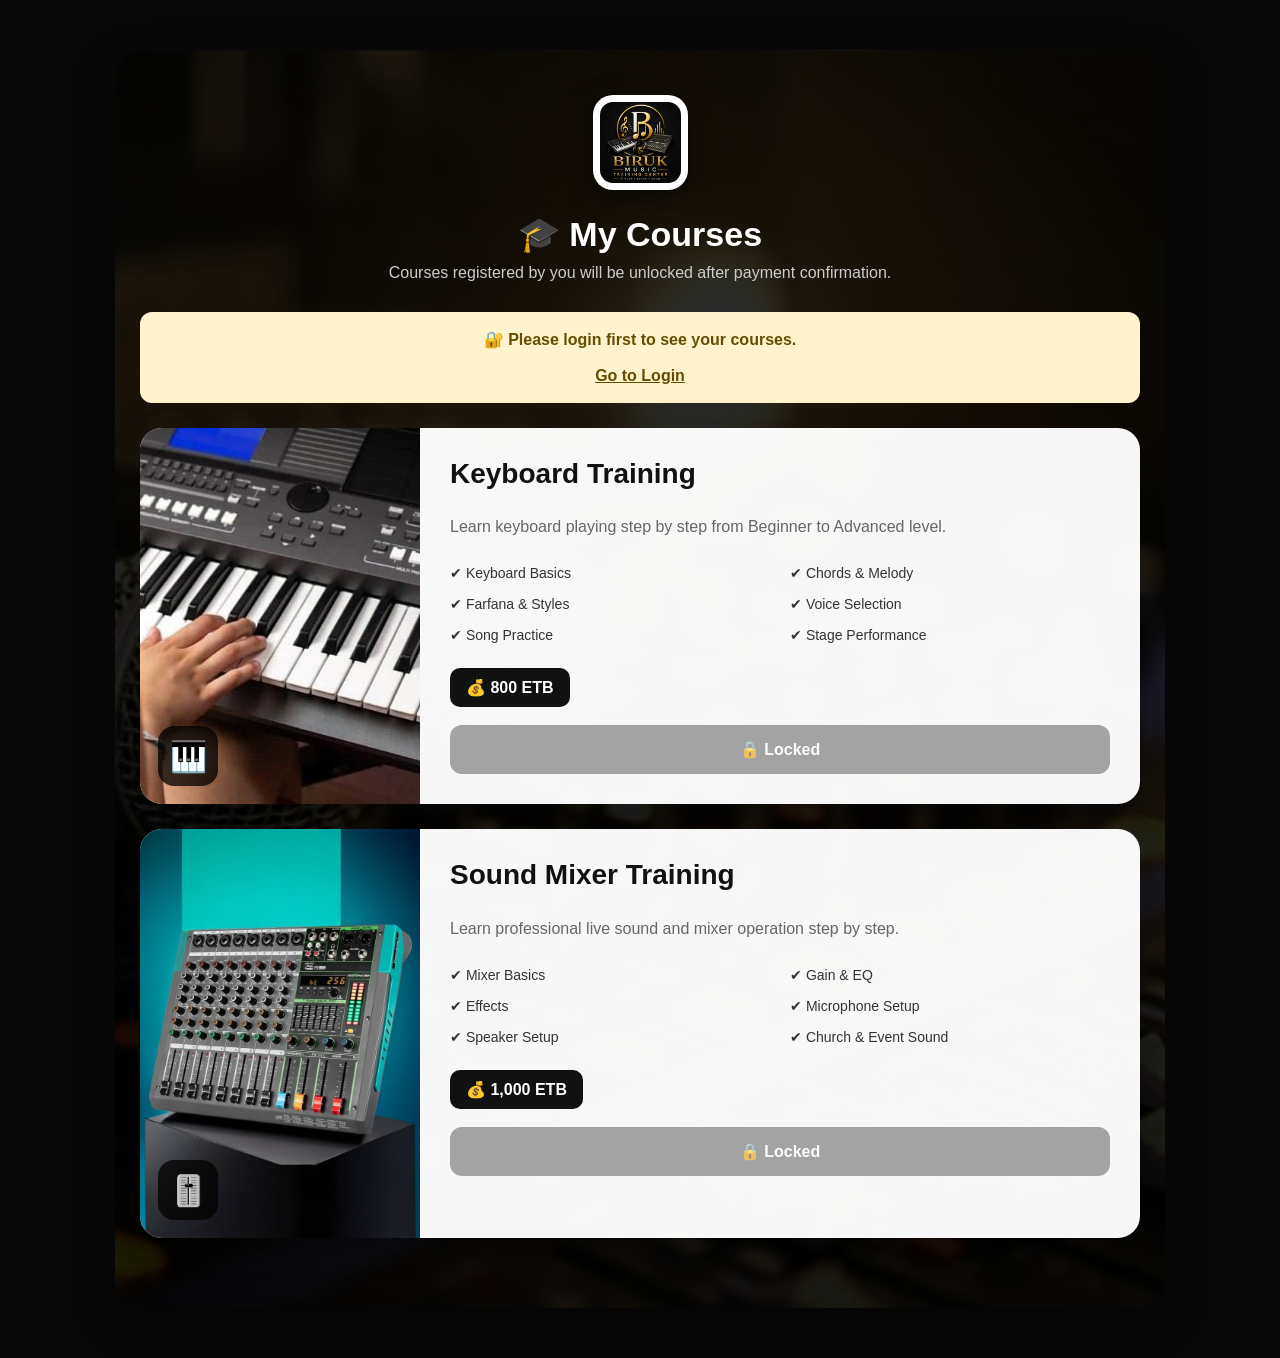
<file: Course.html>
<!DOCTYPE html>
<html lang="en">

<head>
<meta charset="UTF-8">
<meta name="viewport" content="width=device-width, initial-scale=1.0">

<title>My Courses | Biruk Music Training Center</title>

<style>

*{
    box-sizing:border-box;
}

body{
    margin:0;
    font-family:Arial,sans-serif;
    background:#080808;
    color:#222;
}

.courses{
    position:relative;
    max-width:1050px;
    margin:50px auto;
    padding:45px 25px;
    border-radius:28px;
    overflow:hidden;

    background:
    linear-gradient(
        rgba(0,0,0,.82),
        rgba(0,0,0,.90)
    ),
    url("hero.jpg");

    background-size:cover;
    background-position:center;

    box-shadow:0 15px 45px rgba(0,0,0,.4);
}

.courses-logo{
    text-align:center;
    margin-bottom:20px;
}

.courses-logo img{
    width:95px;
    height:95px;
    object-fit:contain;
    border-radius:20px;
    background:white;
    padding:7px;

    box-shadow:0 8px 25px rgba(0,0,0,.5);
}

.section-title{
    text-align:center;
    margin-bottom:30px;
    color:white;
}

.section-title h1{
    margin:0;
    font-size:34px;
}

.section-title p{
    color:#ccc;
    margin-top:10px;
}

#loginMessage{
    display:none;
    text-align:center;
    background:#fff3cd;
    color:#664d03;
    padding:18px;
    border-radius:12px;
    margin-bottom:25px;
    font-weight:bold;
}

#statusMessage{
    text-align:center;
    color:white;
    padding:15px;
    margin-bottom:20px;
}

.course-card{
    display:grid;
    grid-template-columns:280px 1fr;
    margin-bottom:25px;

    background:rgba(255,255,255,.97);

    border-radius:22px;
    overflow:hidden;

    box-shadow:0 12px 30px rgba(0,0,0,.3);

    transition:.3s;
}

.course-card:hover{
    transform:translateY(-5px);
    box-shadow:0 18px 40px rgba(0,0,0,.4);
}

.course-image{
    position:relative;
    min-height:300px;
    overflow:hidden;
}

.course-image img{
    width:100%;
    height:100%;
    object-fit:cover;
    display:block;
}

.course-icon{
    position:absolute;
    bottom:18px;
    left:18px;

    width:60px;
    height:60px;

    display:flex;
    align-items:center;
    justify-content:center;

    border-radius:16px;

    background:rgba(0,0,0,.75);

    color:white;
    font-size:30px;
}

.course-content{
    padding:30px;
}

.course-content h2{
    margin-top:0;
    font-size:28px;
    color:#111;
}

.course-content>p{
    color:#666;
    line-height:1.7;
}

.course-topics{
    display:grid;
    grid-template-columns:repeat(2,1fr);
    gap:5px 20px;
    margin:20px 0;
}

.course-topics p{
    margin:5px 0;
    color:#333;
    font-size:14px;
}

.course-price{
    display:inline-block;
    padding:10px 16px;
    border-radius:10px;
    background:#111;
    color:white;
    font-weight:bold;
    margin-bottom:18px;
}

.course-button{
    display:block;
    width:100%;
    text-align:center;

    padding:15px;

    border:none;
    border-radius:12px;

    background:linear-gradient(
        135deg,
        #111,
        #333
    );

    color:white;
    font-weight:bold;
    cursor:pointer;
    font-size:16px;
}

.course-button:disabled{
    opacity:.65;
    cursor:not-allowed;
}

.locked-button{
    background:#777;
}

.available-button{
    background:linear-gradient(
        135deg,
        #168a3a,
        #0c6d2c
    );
}

@media(max-width:750px){

    .courses{
        margin:25px 12px;
        padding:30px 15px;
    }

    .course-card{
        grid-template-columns:1fr;
    }

    .course-image{
        min-height:220px;
        height:220px;
    }

    .course-content{
        padding:22px;
    }

    .course-content h2{
        font-size:23px;
    }

    .course-topics{
        grid-template-columns:1fr;
    }

    .section-title h1{
        font-size:27px;
    }
}

</style>

</head>


<body>

<section class="courses">

<div class="courses-logo">

<img
src="logo.png"
alt="Biruk Music Training Center Logo"
>

</div>


<div class="section-title">

<h1>🎓 My Courses</h1>

<p>
Courses registered by you will be unlocked after payment confirmation.
</p>

</div>


<div id="loginMessage">

🔐 Please login first to see your courses.

<br><br>

<a
href="Login.html"
style="color:#664d03;font-weight:bold;"
>
Go to Login
</a>

</div>


<div id="statusMessage">
Checking your courses... ⏳
</div>


<!-- =====================================================
     KEYBOARD COURSE
===================================================== -->

<div
class="course-card"
id="keyboardCard"
>

<div class="course-image">

<img
src="keyboard.jpg"
alt="Keyboard Training"
>

<div class="course-icon">
🎹
</div>

</div>


<div class="course-content">

<h2>Keyboard Training</h2>

<p>
Learn keyboard playing step by step
from Beginner to Advanced level.
</p>

<div class="course-topics">

<p>✔ Keyboard Basics</p>
<p>✔ Chords & Melody</p>
<p>✔ Farfana & Styles</p>
<p>✔ Voice Selection</p>
<p>✔ Song Practice</p>
<p>✔ Stage Performance</p>

</div>

<div class="course-price">
💰 800 ETB
</div>

<button
type="button"
class="course-button locked-button"
id="keyboardButton"
disabled
>
🔒 Locked
</button>

</div>

</div>


<!-- =====================================================
     SOUND MIXER COURSE
===================================================== -->

<div
class="course-card"
id="mixerCard"
>

<div class="course-image">

<img
src="mixer.jpg"
alt="Sound Mixer Training"
>

<div class="course-icon">
🎚️
</div>

</div>


<div class="course-content">

<h2>Sound Mixer Training</h2>

<p>
Learn professional live sound and
mixer operation step by step.
</p>

<div class="course-topics">

<p>✔ Mixer Basics</p>
<p>✔ Gain & EQ</p>
<p>✔ Effects</p>
<p>✔ Microphone Setup</p>
<p>✔ Speaker Setup</p>
<p>✔ Church & Event Sound</p>

</div>

<div class="course-price">
💰 1,000 ETB
</div>

<button
type="button"
class="course-button locked-button"
id="mixerButton"
disabled
>
🔒 Locked
</button>

</div>

</div>

</section>


<script>

/* =====================================================
   SUPABASE
===================================================== */

const SUPABASE_URL =
"https://ronwmcvqsksvbmbkaqgb.supabase.co";

const SUPABASE_KEY =
"sb_publishable_PWLxrjF2dDUKDrApUJM1dQ_e9BfxDqO";

const GET_COURSE_URL =
SUPABASE_URL + "/functions/v1/get-course";


/* =====================================================
   GITHUB PAGES PDF LINKS
===================================================== */

const KEYBOARD_PDF =
"https://birukhabtamuu601.github.io/birukmusic/Keyboard-Course.pdf";

const MIXER_PDF =
"https://birukhabtamuu601.github.io/birukmusic/Sound-Mixer-Course.pdf";


/* =====================================================
   ELEMENTS
===================================================== */

const statusMessage =
document.getElementById("statusMessage");

const loginMessage =
document.getElementById("loginMessage");

const keyboardCard =
document.getElementById("keyboardCard");

const mixerCard =
document.getElementById("mixerCard");

const keyboardButton =
document.getElementById("keyboardButton");

const mixerButton =
document.getElementById("mixerButton");


/* =====================================================
   STUDENT ID
===================================================== */

const studentId =
localStorage.getItem("student_id");


/* =====================================================
   LOCK COURSE
===================================================== */

function lockCourse(card,button){

    card.classList.add("locked");

    button.disabled=true;

    button.classList.remove(
        "available-button"
    );

    button.classList.add(
        "locked-button"
    );

    button.textContent="🔒 Locked";
}


/* =====================================================
   OPEN PDF
===================================================== */

function openPDF(url){

    if(!url){

        alert(
            "Course PDF is not available."
        );

        return;
    }

    window.open(
        url,
        "_blank"
    );
}


/* =====================================================
   UNLOCK COURSE
===================================================== */

function unlockCourse(
    card,
    button,
    pdfUrl
){

    card.classList.remove("locked");

    button.disabled=false;

    button.classList.remove(
        "locked-button"
    );

    button.classList.add(
        "available-button"
    );

    button.textContent=
        "📖 Open Course PDF";

    button.onclick=function(){

        openPDF(pdfUrl);

    };

}


/* =====================================================
   CHECK COURSE
===================================================== */

async function checkCourse(
    courseName,
    card,
    button,
    pdfUrl
){

    lockCourse(
        card,
        button
    );

    try{

        /* GET COURSE ID */

        const courseResponse =
        await fetch(

            SUPABASE_URL +
            "/rest/v1/courses?name=eq." +
            encodeURIComponent(
                courseName
            ) +
            "&select=id,name,price",

            {
                method:"GET",

                headers:{
                    "apikey":
                        SUPABASE_KEY,

                    "Authorization":
                        "Bearer " +
                        SUPABASE_KEY,

                    "Accept":
                        "application/json"
                }
            }

        );


        if(!courseResponse.ok){

            throw new Error(
                "Could not connect to courses database."
            );

        }


        const courses =
            await courseResponse.json();


        if(
            !Array.isArray(courses) ||
            courses.length===0
        ){

            throw new Error(
                courseName +
                " was not found."
            );

        }


        const courseId =
            courses[0].id;


        /* CHECK PAYMENT */

        const response =
        await fetch(

            GET_COURSE_URL,

            {
                method:"POST",

                headers:{

                    "Content-Type":
                        "application/json",

                    "apikey":
                        SUPABASE_KEY,

                    "Authorization":
                        "Bearer " +
                        SUPABASE_KEY
                },

                body:JSON.stringify({

                    student_id:
                        studentId,

                    course_id:
                        courseId

                })

            }

        );


        const result =
            await response.json();


        if(
            !response.ok ||
            result.success!==true
        ){

            return false;

        }


        if(
            result.payment_status!=="paid" ||
            result.course_access!==true
        ){

            return false;

        }


        /* IMPORTANT:
           USE LOCAL GITHUB PDF
        */

        unlockCourse(
            card,
            button,
            pdfUrl
        );

        return true;

    }

    catch(error){

        console.error(
            courseName,
            error
        );

        return false;

    }

}


/* =====================================================
   LOAD COURSES
===================================================== */

async function loadCourses(){

    if(!studentId){

        statusMessage.style.display=
            "none";

        loginMessage.style.display=
            "block";

        lockCourse(
            keyboardCard,
            keyboardButton
        );

        lockCourse(
            mixerCard,
            mixerButton
        );

        return;
    }


    const keyboard =
        await checkCourse(

            "Keyboard Training",

            keyboardCard,

            keyboardButton,

            KEYBOARD_PDF

        );


    const mixer =
        await checkCourse(

            "Sound Mixer Training",

            mixerCard,

            mixerButton,

            MIXER_PDF

        );


    const available=[];


    if(keyboard){

        available.push(
            "Keyboard Training"
        );

    }


    if(mixer){

        available.push(
            "Sound Mixer Training"
        );

    }


    if(available.length===0){

        statusMessage.textContent=
        "🔒 No paid course is available yet. After payment confirmation, your course will be unlocked.";

    }

    else{

        statusMessage.textContent=
        "✅ Your available course(s): " +
        available.join(", ");

    }

}


/* =====================================================
   START
===================================================== */

loadCourses();

</script>

</body>

</html>
</file>
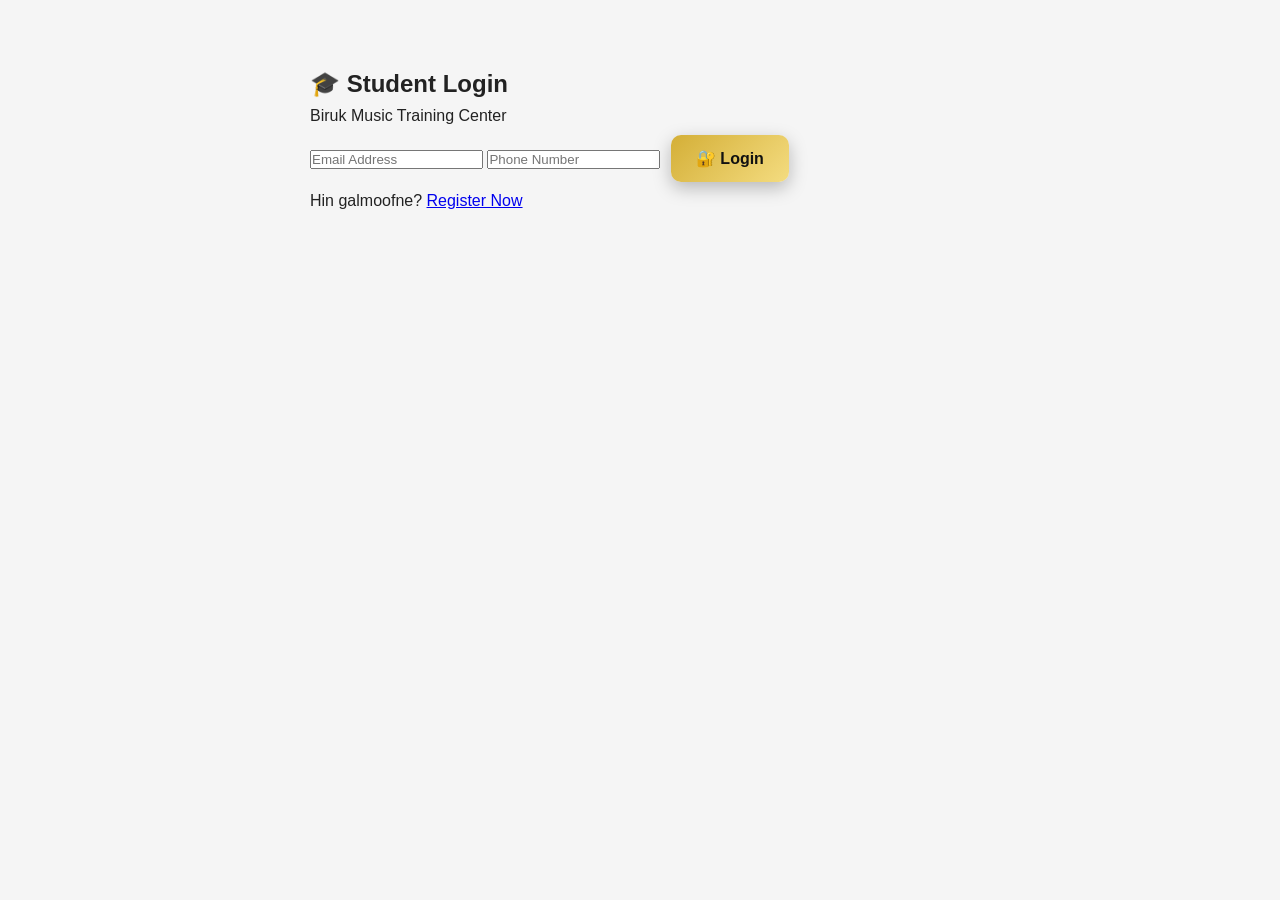
<file: Login.html>
<!DOCTYPE html>
<html lang="en">

<head>

<meta charset="UTF-8">

<meta name="viewport"
content="width=device-width, initial-scale=1.0">

<title>Student Login - Biruk Music Training</title>

<link rel="stylesheet" href="style.css">

<style>

.login-message {
    margin-top: 20px;
    padding: 12px;
    border-radius: 8px;
    font-weight: bold;
}

.success {
    background: #eaf8ee;
    color: #168a3a;
}

.warning {
    background: #fff4df;
    color: #b36b00;
}

.error {
    background: #ffe5e5;
    color: #c00000;
}

.login-info {
    margin-top: 15px;
    padding: 10px;
    border-radius: 8px;
    background: #f2f2f2;
}

</style>

</head>

<body>

<section class="register">

    <h1>🎓 Student Login</h1>

    <p>
        Biruk Music Training Center
    </p>

    <form id="loginForm">

        <input
            type="email"
            id="email"
            placeholder="Email Address"
            required
        >

        <input
            type="tel"
            id="phone"
            placeholder="Phone Number"
            required
        >

        <button
            type="submit"
            id="loginButton"
        >
            🔐 Login
        </button>

    </form>

    <div id="message"></div>

    <p>
        Hin galmoofne?

        <a href="Register.html">
            Register Now
        </a>
    </p>

</section>


<script>

/* =========================================
   SUPABASE SETTINGS
========================================= */

const SUPABASE_URL =
    "https://ronwmcvqsksvbmbkaqgb.supabase.co";

const SUPABASE_REST_URL =
    SUPABASE_URL + "/rest/v1/";

const SUPABASE_PUBLISHABLE_KEY =
    "sb_publishable_PWLxrjF2dDUKDrApUJM1dQ_e9BfxDqO";


/* =========================================
   ELEMENTS
========================================= */

const loginForm =
    document.getElementById("loginForm");

const emailInput =
    document.getElementById("email");

const phoneInput =
    document.getElementById("phone");

const loginButton =
    document.getElementById("loginButton");

const message =
    document.getElementById("message");


/* =========================================
   MESSAGE
========================================= */

function showMessage(type, text) {

    message.className =
        "login-message " + type;

    message.textContent =
        text;

}


/* =========================================
   SUPABASE HEADERS
========================================= */

function getHeaders() {

    return {

        "apikey":
            SUPABASE_PUBLISHABLE_KEY,

        "Authorization":
            "Bearer " +
            SUPABASE_PUBLISHABLE_KEY,

        "Content-Type":
            "application/json",

        "Accept":
            "application/json"

    };

}


/* =========================================
   CLEAR OLD LOGIN
========================================= */

function clearLoginData() {

    localStorage.removeItem("student_id");
    localStorage.removeItem("course_id");
    localStorage.removeItem("enrollment_id");
    localStorage.removeItem("student_name");
    localStorage.removeItem("student_email");
    localStorage.removeItem("student_phone");
    localStorage.removeItem("course_name");
    localStorage.removeItem("course_price");
    localStorage.removeItem("course_paid");
    localStorage.removeItem("course_access");

}


/* =========================================
   LOGIN
========================================= */

loginForm.addEventListener(
    "submit",
    async function(event) {

        event.preventDefault();


        const email =
            emailInput.value
            .trim()
            .toLowerCase();

        const phone =
            phoneInput.value
            .trim();


        if (!email || !phone) {

            showMessage(
                "error",
                "❌ Email fi phone guuti."
            );

            return;

        }


        clearLoginData();


        loginButton.disabled =
            true;

        loginButton.textContent =
            "Checking... ⏳";

        message.textContent = "";


        try {

            /* =================================
               1. FIND STUDENT
            ================================= */

            const studentURL =
                SUPABASE_REST_URL +
                "students" +
                "?email=eq." +
                encodeURIComponent(email) +
                "&phone=eq." +
                encodeURIComponent(phone) +
                "&select=id,full_name,email,phone";


            const studentResponse =
                await fetch(
                    studentURL,
                    {
                        method: "GET",
                        headers: getHeaders()
                    }
                );


            if (!studentResponse.ok) {

                throw new Error(
                    "Student data could not be loaded."
                );

            }


            const students =
                await studentResponse.json();


            if (
                !students ||
                students.length === 0
            ) {

                throw new Error(
                    "Email ykn phone sirrii miti."
                );

            }


            const student =
                students[0];


            /* =================================
               2. FIND ENROLLMENT
            ================================= */

            const enrollmentURL =
                SUPABASE_REST_URL +
                "enrollments" +
                "?student_id=eq." +
                encodeURIComponent(student.id) +
                "&select=id,student_id,course_id,payment_status,course_access,created_at";


            const enrollmentResponse =
                await fetch(
                    enrollmentURL,
                    {
                        method: "GET",
                        headers: getHeaders()
                    }
                );


            if (!enrollmentResponse.ok) {

                throw new Error(
                    "Enrollment data could not be loaded."
                );

            }


            const enrollments =
                await enrollmentResponse.json();


            if (
                !enrollments ||
                enrollments.length === 0
            ) {

                throw new Error(
                    "Course registration hin argamne."
                );

            }


            /* =================================
               3. GET LATEST ENROLLMENT
            ================================= */

            enrollments.sort(
                function(a, b) {

                    return (
                        new Date(
                            b.created_at || 0
                        ) -
                        new Date(
                            a.created_at || 0
                        )
                    );

                }
            );


            const enrollment =
                enrollments[0];


            /* =================================
               4. GET COURSE
            ================================= */

            const courseURL =
                SUPABASE_REST_URL +
                "courses" +
                "?id=eq." +
                encodeURIComponent(
                    enrollment.course_id
                ) +
                "&select=id,name,price";


            const courseResponse =
                await fetch(
                    courseURL,
                    {
                        method: "GET",
                        headers: getHeaders()
                    }
                );


            if (!courseResponse.ok) {

                throw new Error(
                    "Course data could not be loaded."
                );

            }


            const courses =
                await courseResponse.json();


            if (
                !courses ||
                courses.length === 0
            ) {

                throw new Error(
                    "Course hin argamne."
                );

            }


            const course =
                courses[0];


            /* =================================
               5. CHECK PAYMENT
            ================================= */

            const isPaid =
                String(
                    enrollment.payment_status || ""
                ).toLowerCase() === "paid";


            const isUnlocked =
                enrollment.course_access === true;


            /* =================================
               6. SAVE STUDENT DATA
            ================================= */

            localStorage.setItem(
                "student_id",
                String(student.id)
            );

            localStorage.setItem(
                "student_name",
                student.full_name || ""
            );

            localStorage.setItem(
                "student_email",
                student.email || ""
            );

            localStorage.setItem(
                "student_phone",
                student.phone || ""
            );

            localStorage.setItem(
                "course_id",
                String(enrollment.course_id)
            );

            localStorage.setItem(
                "enrollment_id",
                String(enrollment.id)
            );

            localStorage.setItem(
                "course_name",
                course.name || ""
            );

            localStorage.setItem(
                "course_price",
                String(course.price || "")
            );

            localStorage.setItem(
                "course_paid",
                String(isPaid)
            );

            localStorage.setItem(
                "course_access",
                String(isUnlocked)
            );


            /* =================================
               7. PAYMENT + ACCESS APPROVED
            ================================= */

            if (
                isPaid &&
                isUnlocked
            ) {

                showMessage(
                    "success",
                    "✅ Login successful! Course unlocked."
                );


                loginButton.textContent =
                    "✅ Access Granted";


                setTimeout(
                    function() {

                        window.location.href =
                            "Course.html";

                    },
                    700
                );


                return;

            }


            /* =================================
               8. PAYMENT NOT APPROVED
            ================================= */

            clearLoginData();


            showMessage(
                "warning",
                "⏳ Kaffaltiin kee ammallee hin mirkanoofne. Admin confirmation eegi."
            );


            loginButton.disabled =
                false;

            loginButton.textContent =
                "🔐 Login";

        }


        catch(error) {

            console.error(
                "LOGIN ERROR:",
                error
            );


            clearLoginData();


            showMessage(
                "error",
                "❌ " +
                (
                    error.message ||
                    "Login failed."
                )
            );


            loginButton.disabled =
                false;

            loginButton.textContent =
                "🔐 Login";

        }

    }
);

</script>

</body>

</html>
</file>
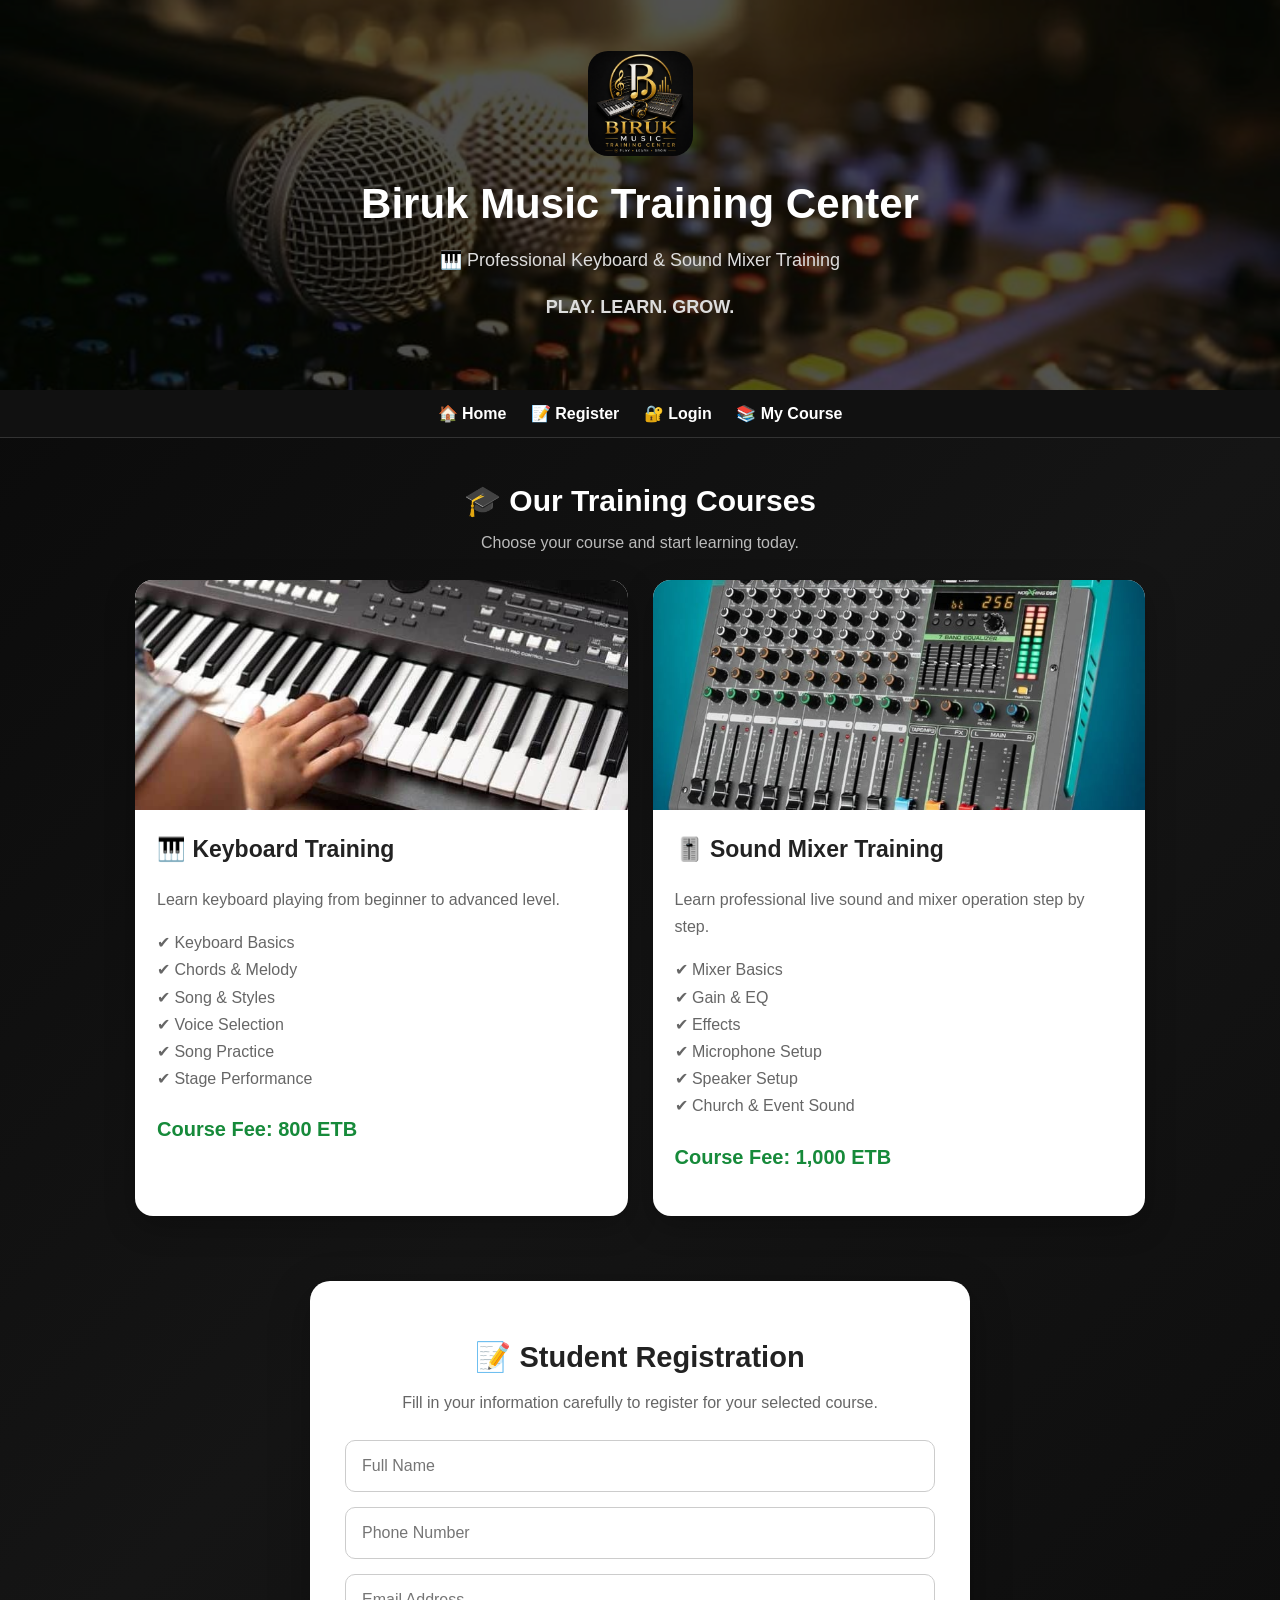
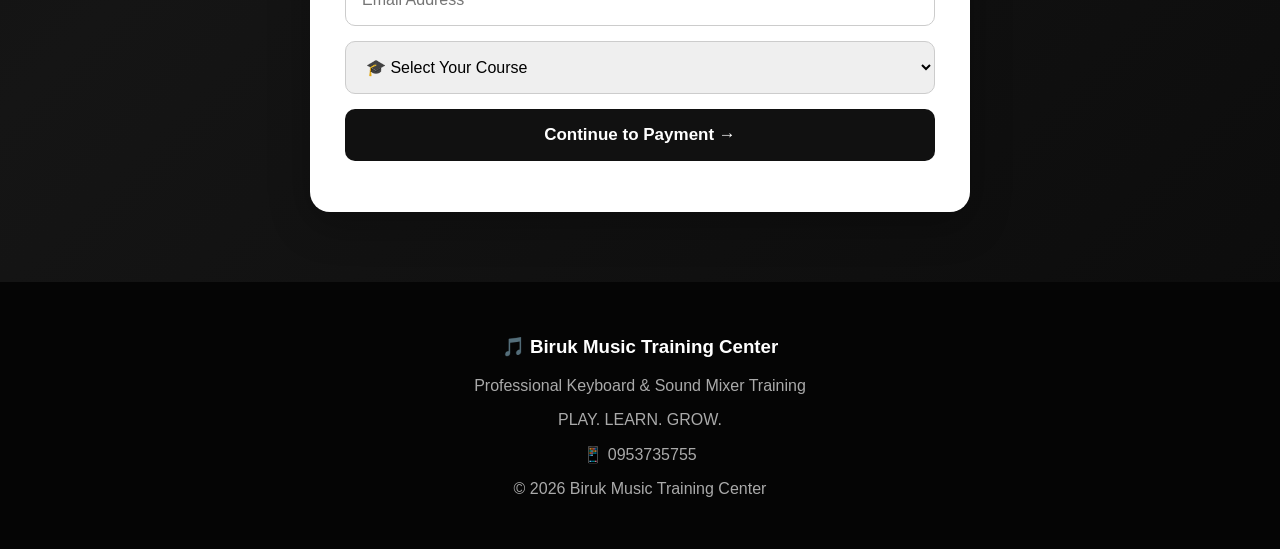
<file: Register.html>
<!DOCTYPE html>
<html lang="en">

<head>

<meta charset="UTF-8">
<meta name="viewport" content="width=device-width, initial-scale=1.0">

<title>Register | Biruk Music Training Center</title>

<style>

* {
    box-sizing: border-box;
}

body {
    margin: 0;
    font-family: Arial, sans-serif;
    background: linear-gradient(135deg,#080808,#151515,#0b0b0b);
    color: #222;
}

/* =========================
   HERO
========================= */

.hero {
    position: relative;
    min-height: 390px;
    background-image: url("hero.jpg");
    background-size: cover;
    background-position: center;
    display: flex;
    justify-content: center;
    align-items: center;
    text-align: center;
    padding: 40px 20px;
}

.hero::before {
    content: "";
    position: absolute;
    inset: 0;
    background: rgba(0,0,0,0.68);
}

.hero-content {
    position: relative;
    z-index: 2;
    color: white;
    max-width: 800px;
}

.hero-logo {
    width: 105px;
    height: 105px;
    object-fit: contain;
    margin-bottom: 15px;
    border-radius: 20px;
}

.hero h1 {
    margin: 5px 0;
    font-size: 42px;
}

.hero p {
    font-size: 18px;
    line-height: 1.6;
    color: #ddd;
}


/* =========================
   NAV
========================= */

.top-nav {
    background: #111;
    padding: 14px;
    text-align: center;
    border-bottom: 1px solid #333;
}

.top-nav a {
    color: white;
    text-decoration: none;
    margin: 0 10px;
    font-weight: bold;
}

.top-nav a:hover {
    color: #d4af37;
}


/* =========================
   COURSES
========================= */

.courses {
    max-width: 1050px;
    margin: 45px auto;
    padding: 0 20px;
}

.section-title {
    text-align: center;
    color: white;
    margin-bottom: 28px;
}

.section-title h2 {
    font-size: 30px;
    margin-bottom: 8px;
}

.section-title p {
    color: #bbb;
}

.course-grid {
    display: grid;
    grid-template-columns: repeat(2,1fr);
    gap: 25px;
}

.course-card {
    background: white;
    border-radius: 18px;
    overflow: hidden;
    box-shadow: 0 10px 30px rgba(0,0,0,0.25);
    transition: 0.3s;
}

.course-card:hover {
    transform: translateY(-6px);
}

.course-card img {
    width: 100%;
    height: 230px;
    object-fit: cover;
}

.course-content {
    padding: 22px;
}

.course-content h3 {
    margin-top: 0;
    font-size: 23px;
}

.course-content p {
    color: #666;
    line-height: 1.7;
}

.price {
    color: #168a3a !important;
    font-size: 20px;
    font-weight: bold;
}


/* =========================
   REGISTER
========================= */

.register {
    max-width: 700px;
    margin: 45px auto;
    padding: 20px;
}

.register-box {
    background: white;
    padding: 35px;
    border-radius: 20px;
    box-shadow: 0 12px 40px rgba(0,0,0,0.30);
}

.register-title {
    text-align: center;
}

.register-title h2 {
    margin-bottom: 8px;
    font-size: 29px;
}

.register-title p {
    color: #666;
    line-height: 1.6;
}

#registrationForm {
    display: flex;
    flex-direction: column;
    gap: 15px;
    margin-top: 25px;
}

#registrationForm input,
#registrationForm select {
    width: 100%;
    padding: 16px;
    border: 1px solid #ccc;
    border-radius: 10px;
    font-size: 16px;
}

#registrationForm input:focus,
#registrationForm select:focus {
    outline: none;
    border-color: #168a3a;
    box-shadow: 0 0 0 3px rgba(22,138,58,0.10);
}

.main-button {
    width: 100%;
    padding: 16px;
    background: #111;
    color: white;
    border: none;
    border-radius: 10px;
    font-size: 17px;
    font-weight: bold;
    cursor: pointer;
}

.main-button:hover {
    background: #333;
}

.main-button:disabled {
    background: #888;
    cursor: not-allowed;
}


/* =========================
   PAYMENT
========================= */

#paymentSection {
    display: none;
    margin-top: 30px;
}

.success-header {
    text-align: center;
    background: #eaf8ee;
    padding: 25px;
    border-radius: 16px;
    margin-bottom: 22px;
}

.success-icon {
    width: 60px;
    height: 60px;
    line-height: 60px;
    margin: auto;
    background: #168a3a;
    color: white;
    border-radius: 50%;
    font-size: 32px;
    font-weight: bold;
}

.success-header h2 {
    color: #168a3a;
}

.course-info {
    background: #f8f8f8;
    padding: 20px;
    border-radius: 14px;
    margin-bottom: 25px;
}

.info-row {
    display: flex;
    justify-content: space-between;
    gap: 15px;
    padding: 14px 0;
    border-bottom: 1px solid #ddd;
}

.info-row:last-child {
    border-bottom: none;
}

.price-row strong {
    color: #168a3a;
    font-size: 21px;
}

.payment-title {
    text-align: center;
    margin: 25px 0;
}

.payment-title h3 {
    font-size: 24px;
    margin-bottom: 8px;
}

.payment-title p {
    color: #666;
}


/* =========================
   PAYMENT METHOD
========================= */

.payment-method {
    background: white;
    border: 1px solid #ddd;
    padding: 22px;
    border-radius: 15px;
    margin-bottom: 16px;
    display: flex;
    gap: 18px;
    align-items: flex-start;
    box-shadow: 0 4px 15px rgba(0,0,0,0.06);
}

.method-icon {
    font-size: 38px;
    min-width: 45px;
}

.method-content h3 {
    margin: 0 0 12px;
    font-size: 20px;
}

.method-content p {
    margin: 9px 0;
}

.method-content span {
    display: block;
    color: #777;
    font-size: 13px;
    margin-bottom: 3px;
}

.method-content strong {
    font-size: 17px;
}

.account-number,
.phone-number {
    color: #168a3a;
    font-size: 18px !important;
    letter-spacing: 0.5px;
}


/* =========================
   PAYMENT NOTE
========================= */

.payment-note {
    background: #fff7df;
    border: 1px solid #efd27b;
    padding: 20px;
    border-radius: 13px;
    margin-top: 22px;
    line-height: 1.7;
}

.payment-note strong {
    color: #8a6100;
}


/* =========================
   PAID BUTTON
========================= */

#paidButton {
    width: 100%;
    padding: 17px;
    margin-top: 20px;
    background: #168a3a;
    color: white;
    border: none;
    border-radius: 10px;
    font-size: 18px;
    font-weight: bold;
    cursor: pointer;
}

#paidButton:hover {
    background: #106c2d;
}

#paidButton:disabled {
    background: #888;
    cursor: not-allowed;
}


/* =========================
   MESSAGE
========================= */

#message,
#paymentMessage {
    text-align: center;
    margin-top: 15px;
    font-weight: bold;
    line-height: 1.6;
}

.success {
    color: #168a3a;
}

.pending {
    color: #a76500;
}

.error {
    color: #c00000;
}


/* =========================
   FOOTER
========================= */

.footer {
    background: #050505;
    color: white;
    text-align: center;
    padding: 35px 15px;
    margin-top: 50px;
}

.footer p {
    color: #aaa;
}


/* =========================
   MOBILE
========================= */

@media(max-width:700px) {

    .hero {
        min-height: 330px;
    }

    .hero h1 {
        font-size: 30px;
    }

    .hero p {
        font-size: 16px;
    }

    .course-grid {
        grid-template-columns: 1fr;
    }

    .register {
        margin: 25px auto;
        padding: 12px;
    }

    .register-box {
        padding: 22px;
    }

    .payment-method {
        padding: 18px;
    }

    .top-nav a {
        display: inline-block;
        margin: 5px;
    }

    .info-row {
        flex-direction: column;
        gap: 6px;
    }

}

</style>

</head>


<body>


<!-- =====================================================
     HERO
===================================================== -->

<section class="hero">

    <div class="hero-content">

        <img
            src="logo.png"
            alt="Biruk Music Training Center Logo"
            class="hero-logo"
        >

        <h1>
            Biruk Music Training Center
        </h1>

        <p>
            🎹 Professional Keyboard & Sound Mixer Training
        </p>

        <p>
            <strong>PLAY. LEARN. GROW.</strong>
        </p>

    </div>

</section>


<!-- =====================================================
     NAVIGATION
===================================================== -->

<nav class="top-nav">

    <a href="index.html">
        🏠 Home
    </a>

    <a href="Register.html">
        📝 Register
    </a>

    <a href="Login.html">
        🔐 Login
    </a>

    <a href="Course.html">
        📚 My Course
    </a>

</nav>


<!-- =====================================================
     AVAILABLE COURSES
===================================================== -->

<section class="courses">

    <div class="section-title">

        <h2>
            🎓 Our Training Courses
        </h2>

        <p>
            Choose your course and start learning today.
        </p>

    </div>


    <div class="course-grid">


        <!-- =================================================
             KEYBOARD
        ================================================== -->

        <div class="course-card">

            <img
                src="keyboard.jpg"
                alt="Keyboard Training"
            >

            <div class="course-content">

                <h3>
                    🎹 Keyboard Training
                </h3>

                <p>
                    Learn keyboard playing from beginner
                    to advanced level.
                </p>

                <p>
                    ✔ Keyboard Basics<br>
                    ✔ Chords & Melody<br>
                    ✔ Song & Styles<br>
                    ✔ Voice Selection<br>
                    ✔ Song Practice<br>
                    ✔ Stage Performance
                </p>

                <p class="price">
                    Course Fee: 800 ETB
                </p>

            </div>

        </div>


        <!-- =================================================
             MIXER
        ================================================== -->

        <div class="course-card">

            <img
                src="mixer.jpg"
                alt="Sound Mixer Training"
            >

            <div class="course-content">

                <h3>
                    🎚️ Sound Mixer Training
                </h3>

                <p>
                    Learn professional live sound and
                    mixer operation step by step.
                </p>

                <p>
                    ✔ Mixer Basics<br>
                    ✔ Gain & EQ<br>
                    ✔ Effects<br>
                    ✔ Microphone Setup<br>
                    ✔ Speaker Setup<br>
                    ✔ Church & Event Sound
                </p>

                <p class="price">
                    Course Fee: 1,000 ETB
                </p>

            </div>

        </div>

    </div>

</section>


<!-- =====================================================
     REGISTRATION
===================================================== -->

<section class="register">

    <div class="register-box">

        <div class="register-title">

            <h2>
                📝 Student Registration
            </h2>

            <p>
                Fill in your information carefully
                to register for your selected course.
            </p>

        </div>


        <form id="registrationForm">

            <input
                id="full_name"
                type="text"
                placeholder="Full Name"
                autocomplete="name"
                required
            >

            <input
                id="phone"
                type="tel"
                placeholder="Phone Number"
                autocomplete="tel"
                required
            >

            <input
                id="email"
                type="email"
                placeholder="Email Address"
                autocomplete="email"
                required
            >

            <select id="course" required>

                <option value="">
                    🎓 Select Your Course
                </option>

                <option value="Keyboard Training">
                    🎹 Keyboard Training — 800 ETB
                </option>

                <option value="Sound Mixer Training">
                    🎚️ Sound Mixer Training — 1,000 ETB
                </option>

            </select>


            <button
                type="submit"
                id="submitButton"
                class="main-button"
            >
                Continue to Payment →
            </button>

        </form>


        <p id="message"></p>


        <!-- =================================================
             PAYMENT SECTION
        ================================================== -->

        <div id="paymentSection">


            <div class="success-header">

                <div class="success-icon">
                    ✓
                </div>

                <h2>
                    Registration Successful!
                </h2>

                <p>
                    Your registration has been saved.
                    Now complete your course payment.
                </p>

            </div>


            <div class="course-info">

                <div class="info-row">

                    <span>
                        🎓 Selected Course
                    </span>

                    <strong id="selectedCourse">
                        -
                    </strong>

                </div>


                <div class="info-row price-row">

                    <span>
                        💰 Course Fee
                    </span>

                    <strong id="coursePrice">
                        0 ETB
                    </strong>

                </div>

            </div>


            <div class="payment-title">

                <h3>
                    💳 Payment Methods
                </h3>

                <p>
                    Pay the exact course fee using
                    one of the accounts below.
                </p>

            </div>


            <!-- TELEBIRR -->

            <div class="payment-method">

                <div class="method-icon">
                    📱
                </div>

                <div class="method-content">

                    <h3>
                        Telebirr
                    </h3>

                    <p>

                        <span>
                            Account Name
                        </span>

                        <strong>
                            Biruk Habtamu
                        </strong>

                    </p>

                    <p>

                        <span>
                            Telebirr Phone Number
                        </span>

                        <strong class="phone-number">
                            0953735755
                        </strong>

                    </p>

                </div>

            </div>


            <!-- AWASH -->

            <div class="payment-method">

                <div class="method-icon">
                    🏦
                </div>

                <div class="method-content">

                    <h3>
                        Awash Bank
                    </h3>

                    <p>

                        <span>
                            Account Name
                        </span>

                        <strong>
                            Biruk Habtamu
                        </strong>

                    </p>

                    <p>

                        <span>
                            Account Number
                        </span>

                        <strong class="account-number">
                            01349068415800
                        </strong>

                    </p>

                </div>

            </div>


            <!-- CBE -->

            <div class="payment-method">

                <div class="method-icon">
                    🏦
                </div>

                <div class="method-content">

                    <h3>
                        Commercial Bank of Ethiopia (CBE)
                    </h3>

                    <p>

                        <span>
                            Account Name
                        </span>

                        <strong>
                            Biruk Habtamu Koru
                        </strong>

                    </p>

                    <p>

                        <span>
                            Account Number
                        </span>

                        <strong class="account-number">
                            1000660848391
                        </strong>

                    </p>

                </div>

            </div>


            <!-- PAYMENT NOTE -->

            <div class="payment-note">

                <strong>
                    📌 Important Payment Instructions
                </strong>

                <p>
                    1. Select your course and check the fee.
                </p>

                <p>
                    2. Pay the exact amount using
                    Telebirr, Awash Bank or CBE.
                </p>

                <p>
                    3. After completing payment,
                    click <strong>I HAVE PAID</strong>.
                </p>

                <p>
                    4. Your payment will be sent to the administrator
                    for verification.
                </p>

                <p>
                    5. After confirmation, your course
                    will be unlocked.
                </p>

            </div>


            <button
                type="button"
                id="paidButton"
            >
                ✅ I HAVE PAID
            </button>

            <p id="paymentMessage"></p>

        </div>

    </div>

</section>


<!-- =====================================================
     FOOTER
===================================================== -->

<footer class="footer">

    <h3>
        🎵 Biruk Music Training Center
    </h3>

    <p>
        Professional Keyboard & Sound Mixer Training
    </p>

    <p>
        PLAY. LEARN. GROW.
    </p>

    <p>
        📱 0953735755
    </p>

    <p>
        © 2026 Biruk Music Training Center
    </p>

</footer>


<script>

/* =====================================================
   SUPABASE CONFIGURATION
===================================================== */

const SUPABASE_URL =
    "https://ronwmcvqsksvbmbkaqgb.supabase.co";

const SUPABASE_REST_URL =
    SUPABASE_URL + "/rest/v1/";

const SUPABASE_PUBLISHABLE_KEY =
    "sb_publishable_PWLxrjF2dDUKDrApUJM1dQ_e9BfxDqO";


/* =====================================================
   HEADERS
===================================================== */

function getHeaders() {

    return {

        "apikey":
            SUPABASE_PUBLISHABLE_KEY,

        "Authorization":
            "Bearer " +
            SUPABASE_PUBLISHABLE_KEY,

        "Content-Type":
            "application/json",

        "Accept":
            "application/json"

    };

}


/* =====================================================
   VARIABLES
===================================================== */

let currentStudentId = "";
let currentCourseId = "";
let currentTxRef = "";
let currentEnrollmentId = "";
let currentPrice = 0;


/* =====================================================
   ELEMENTS
===================================================== */

const registrationForm =
    document.getElementById(
        "registrationForm"
    );

const courseSelect =
    document.getElementById(
        "course"
    );

const coursePrice =
    document.getElementById(
        "coursePrice"
    );

const selectedCourse =
    document.getElementById(
        "selectedCourse"
    );

const paymentSection =
    document.getElementById(
        "paymentSection"
    );

const message =
    document.getElementById(
        "message"
    );

const submitButton =
    document.getElementById(
        "submitButton"
    );

const paidButton =
    document.getElementById(
        "paidButton"
    );

const paymentMessage =
    document.getElementById(
        "paymentMessage"
    );


/* =====================================================
   MESSAGE
===================================================== */

function showMessage(
    element,
    type,
    text
) {

    element.textContent = text;

    element.className = type;

}


/* =====================================================
   COURSE SELECTION
===================================================== */

courseSelect.addEventListener(
    "change",
    async function () {

        const selectedName =
            this.value;


        if (!selectedName) {

            currentPrice = 0;
            currentCourseId = "";

            coursePrice.textContent =
                "0 ETB";

            selectedCourse.textContent =
                "-";

            return;

        }


        selectedCourse.textContent =
            selectedName;


        try {

            const response =
                await fetch(

                    SUPABASE_REST_URL +
                    "courses?name=eq." +
                    encodeURIComponent(
                        selectedName
                    ) +
                    "&select=id,name,price",

                    {

                        method: "GET",

                        headers:
                            getHeaders()

                    }

                );


            if (!response.ok) {

                const errorText =
                    await response.text();

                throw new Error(
                    "Course lookup failed: " +
                    errorText
                );

            }


            const courses =
                await response.json();


            if (
                !Array.isArray(courses) ||
                courses.length === 0
            ) {

                throw new Error(
                    "Course not found in database."
                );

            }


            currentCourseId =
                courses[0].id;

            currentPrice =
                Number(
                    courses[0].price
                );


            if (
                !Number.isFinite(
                    currentPrice
                )
            ) {

                throw new Error(
                    "Invalid course price."
                );

            }


            coursePrice.textContent =
                currentPrice.toLocaleString() +
                " ETB";


        }

        catch (error) {

            console.error(error);

            currentCourseId = "";
            currentPrice = 0;

            coursePrice.textContent =
                "0 ETB";

            showMessage(
                message,
                "error",
                "❌ " +
                error.message
            );

        }

    }
);


/* =====================================================
   REGISTER STUDENT
===================================================== */

registrationForm.addEventListener(
    "submit",
    async function (event) {

        event.preventDefault();


        const full_name =
            document.getElementById(
                "full_name"
            )
            .value
            .trim();


        const phone =
            document.getElementById(
                "phone"
            )
            .value
            .trim();


        const email =
            document.getElementById(
                "email"
            )
            .value
            .trim()
            .toLowerCase();


        const course =
            courseSelect.value;


        /* =================================================
           VALIDATION
        ================================================= */

        if (
            !full_name ||
            !phone ||
            !email ||
            !course
        ) {

            showMessage(
                message,
                "error",
                "❌ Please complete all fields."
            );

            return;

        }


        submitButton.disabled = true;

        submitButton.textContent =
            "Checking... ⏳";


        try {


            /* =============================================
               1. FIND COURSE
            ============================================= */

            const courseResponse =
                await fetch(

                    SUPABASE_REST_URL +
                    "courses?name=eq." +
                    encodeURIComponent(
                        course
                    ) +
                    "&select=id,name,price",

                    {

                        method: "GET",

                        headers:
                            getHeaders()

                    }

                );


            if (!courseResponse.ok) {

                const text =
                    await courseResponse.text();

                throw new Error(
                    "Course lookup failed: " +
                    text
                );

            }


            const courseData =
                await courseResponse.json();


            if (
                !Array.isArray(
                    courseData
                ) ||
                courseData.length === 0
            ) {

                throw new Error(
                    "Course not found in database."
                );

            }


            currentCourseId =
                courseData[0].id;


            currentPrice =
                Number(
                    courseData[0].price
                );


            if (
                !Number.isFinite(
                    currentPrice
                )
            ) {

                throw new Error(
                    "Invalid course price."
                );

            }


            selectedCourse.textContent =
                courseData[0].name;


            coursePrice.textContent =
                currentPrice.toLocaleString() +
                " ETB";


            /* =============================================
               2. CHECK EXISTING STUDENT
            ============================================= */

            submitButton.textContent =
                "Checking student... ⏳";


            const duplicateResponse =
                await fetch(

                    SUPABASE_REST_URL +
                    "students?or=(" +
                    "email.eq." +
                    encodeURIComponent(
                        email
                    ) +
                    ",phone.eq." +
                    encodeURIComponent(
                        phone
                    ) +
                    ")" +
                    "&select=id,full_name,email,phone",

                    {

                        method: "GET",

                        headers:
                            getHeaders()

                    }

                );


            if (!duplicateResponse.ok) {

                throw new Error(
                    "Could not check existing student."
                );

            }


            const existingStudents =
                await duplicateResponse.json();


            if (
                Array.isArray(
                    existingStudents
                ) &&
                existingStudents.length > 0
            ) {

                throw new Error(
                    "Email ykn phone kun duraan galmaa'eera. Login fayyadami."
                );

            }


            /* =============================================
               3. CREATE STUDENT ID
            ============================================= */

            currentStudentId =
                crypto.randomUUID();


            /* =============================================
               4. CREATE STUDENT
            ============================================= */

            submitButton.textContent =
                "Saving registration... ⏳";


            const studentResponse =
                await fetch(

                    SUPABASE_REST_URL +
                    "students",

                    {

                        method: "POST",

                        headers: {

                            ...getHeaders(),

                            "Prefer":
                                "return=representation"

                        },

                        body:
                            JSON.stringify({

                                id:
                                    currentStudentId,

                                full_name:
                                    full_name,

                                phone:
                                    phone,

                                email:
                                    email,

                                course:
                                    course

                            })

                    }

                );


            if (!studentResponse.ok) {

                const errorText =
                    await studentResponse.text();

                throw new Error(
                    "Student registration failed: " +
                    errorText
                );

            }


            /* =============================================
               5. TRANSACTION REFERENCE
            ============================================= */

            currentTxRef =
                "BIRUK-" +
                Date.now() +
                "-" +
                crypto
                    .randomUUID()
                    .slice(0,8);


            /* =============================================
               6. CREATE ENROLLMENT
            ============================================= */

            submitButton.textContent =
                "Creating enrollment... ⏳";


            const enrollmentResponse =
                await fetch(

                    SUPABASE_REST_URL +
                    "enrollments",

                    {

                        method: "POST",

                        headers: {

                            ...getHeaders(),

                            "Prefer":
                                "return=representation"

                        },

                        body:
                            JSON.stringify({

                                student_id:
                                    currentStudentId,

                                course_id:
                                    currentCourseId,

                                payment_status:
                                    "pending",

                                course_access:
                                    false,

                                tx_ref:
                                    currentTxRef

                            })

                    }

                );


            if (!enrollmentResponse.ok) {

                const errorText =
                    await enrollmentResponse.text();

                throw new Error(
                    "Enrollment creation failed: " +
                    errorText
                );

            }


            const enrollmentData =
                await enrollmentResponse.json();


            if (
                !Array.isArray(
                    enrollmentData
                ) ||
                enrollmentData.length === 0
            ) {

                throw new Error(
                    "Enrollment ID was not returned."
                );

            }


            currentEnrollmentId =
                enrollmentData[0].id;


            /* =============================================
               7. LOCAL STORAGE
            ============================================= */

            localStorage.setItem(
                "student_id",
                currentStudentId
            );

            localStorage.setItem(
                "student_name",
                full_name
            );

            localStorage.setItem(
                "student_email",
                email
            );

            localStorage.setItem(
                "student_phone",
                phone
            );

            localStorage.setItem(
                "course_id",
                String(
                    currentCourseId
                )
            );

            localStorage.setItem(
                "course_name",
                courseData[0].name
            );

            localStorage.setItem(
                "course_price",
                String(
                    currentPrice
                )
            );

            localStorage.setItem(
                "tx_ref",
                currentTxRef
            );

            localStorage.setItem(
                "enrollment_id",
                String(
                    currentEnrollmentId
                )
            );

            localStorage.setItem(
                "payment_status",
                "pending"
            );

            localStorage.setItem(
                "course_access",
                "false"
            );


            /* =============================================
               8. SHOW PAYMENT
            ============================================= */

            showMessage(
                message,
                "success",
                "✅ Registration successful!"
            );


            paymentSection.style.display =
                "block";


            submitButton.textContent =
                "Registration Complete ✓";


            submitButton.disabled =
                true;


            paymentSection.scrollIntoView({
                behavior: "smooth"
            });


        }

        catch (error) {

            console.error(
                "REGISTRATION ERROR:",
                error
            );


            showMessage(
                message,
                "error",
                "❌ " +
                error.message
            );


            submitButton.disabled =
                false;


            submitButton.textContent =
                "Continue to Payment →";

        }

    }
);


/* =====================================================
   I HAVE PAID
===================================================== */

paidButton.addEventListener(
    "click",
    async function () {


        const studentId =
            localStorage.getItem(
                "student_id"
            );


        const enrollmentId =
            localStorage.getItem(
                "enrollment_id"
            );


        const txRef =
            localStorage.getItem(
                "tx_ref"
            );


        if (
            !studentId ||
            !enrollmentId ||
            !txRef
        ) {

            showMessage(
                paymentMessage,
                "error",
                "❌ Registration information was not found. Please register again."
            );

            return;

        }


        paidButton.disabled =
            true;


        paidButton.textContent =
            "Submitting... ⏳";


        try {


            /* =============================================
               CHECK ENROLLMENT
            ============================================= */

            const checkResponse =
                await fetch(

                    SUPABASE_REST_URL +
                    "enrollments?id=eq." +
                    encodeURIComponent(
                        enrollmentId
                    ) +
                    "&student_id=eq." +
                    encodeURIComponent(
                        studentId
                    ) +
                    "&select=id,payment_status,course_access,tx_ref,course_id",

                    {

                        method: "GET",

                        headers:
                            getHeaders()

                    }

                );


            if (!checkResponse.ok) {

                const errorText =
                    await checkResponse.text();

                throw new Error(
                    "Could not verify enrollment: " +
                    errorText
                );

            }


            const checkData =
                await checkResponse.json();


            if (
                !Array.isArray(
                    checkData
                ) ||
                checkData.length === 0
            ) {

                throw new Error(
                    "Enrollment not found."
                );

            }


            const enrollment =
                checkData[0];


            /* =============================================
               ALREADY SUBMITTED
            ============================================= */

            if (
                enrollment.payment_status ===
                "submitted"
            ) {

                localStorage.setItem(
                    "payment_status",
                    "submitted"
                );

                showMessage(
                    paymentMessage,
                    "pending",
                    "⏳ Payment submission is already waiting for administrator confirmation."
                );

                paidButton.textContent =
                    "⏳ Waiting for Confirmation";

                return;

            }


            /* =============================================
               ADMIN ALREADY APPROVED
            ============================================= */

            if (
                enrollment.payment_status ===
                "paid"
            ) {

                localStorage.setItem(
                    "payment_status",
                    "paid"
                );

                localStorage.setItem(
                    "course_access",
                    "true"
                );

                showMessage(
                    paymentMessage,
                    "success",
                    "✅ Payment has already been confirmed. Your course is unlocked."
                );

                paidButton.textContent =
                    "✅ Payment Confirmed";

                return;

            }


            /* =============================================
               UPDATE PAYMENT
            ============================================= */

            const response =
                await fetch(

                    SUPABASE_REST_URL +
                    "enrollments?id=eq." +
                    encodeURIComponent(
                        enrollmentId
                    ) +
                    "&student_id=eq." +
                    encodeURIComponent(
                        studentId
                    ),

                    {

                        method: "PATCH",

                        headers: {

                            ...getHeaders(),

                            "Prefer":
                                "return=representation"

                        },

                        body:
                            JSON.stringify({

                                payment_status:
                                    "submitted"

                            })

                    }

                );


            if (!response.ok) {

                const errorText =
                    await response.text();

                throw new Error(
                    "Payment submission failed: " +
                    errorText
                );

            }


            const updatedData =
                await response.json();


            if (
                !Array.isArray(
                    updatedData
                ) ||
                updatedData.length === 0
            ) {

                throw new Error(
                    "Payment submission was not confirmed."
                );

            }


            /* =============================================
               SAVE STATUS
            ============================================= */

            localStorage.setItem(
                "payment_status",
                "submitted"
            );

            localStorage.setItem(
                "course_access",
                "false"
            );


            /* =============================================
               SUCCESS
            ============================================= */

            showMessage(
                paymentMessage,
                "pending",
                "✅ Payment submitted successfully. Admin will verify your payment and unlock your course."
            );


            paidButton.textContent =
                "⏳ Waiting for Confirmation";


            paidButton.disabled =
                true;


            console.log(
                "PAYMENT SUBMITTED"
            );

            console.log(
                "Student ID:",
                studentId
            );

            console.log(
                "Enrollment ID:",
                enrollmentId
            );

            console.log(
                "Transaction:",
                txRef
            );

        }

        catch (error) {

            console.error(
                "PAYMENT ERROR:",
                error
            );


            showMessage(
                paymentMessage,
                "error",
                "❌ " +
                error.message
            );


            paidButton.disabled =
                false;


            paidButton.textContent =
                "✅ I HAVE PAID";

        }

    }
);

</script>

</body>
</html>
</file>
<file: style.css>
/* =========================================================
   BIRUK MUSIC TRAINING CENTER
   PROFESSIONAL WEBSITE STYLE
========================================================= */

* {
    margin: 0;
    padding: 0;
    box-sizing: border-box;
}

html {
    scroll-behavior: smooth;
}

body {
    font-family: Arial, Helvetica, sans-serif;
    background: #f5f5f5;
    color: #222;
    line-height: 1.6;
}

/* =========================================================
   HEADER
========================================================= */

header {
    background: rgba(8, 8, 8, 0.97);
    color: white;
    padding: 16px 30px;
    position: sticky;
    top: 0;
    z-index: 1000;
    box-shadow: 0 4px 20px rgba(0,0,0,0.30);
}

header h1 {
    text-align: center;
    font-size: 27px;
    margin-bottom: 14px;
    letter-spacing: 0.5px;
}

nav {
    display: flex;
    justify-content: center;
    align-items: center;
    flex-wrap: wrap;
    gap: 7px;
}

nav a {
    color: white;
    text-decoration: none;
    padding: 9px 14px;
    border-radius: 8px;
    font-size: 14px;
    font-weight: bold;
    transition: all 0.3s ease;
}

nav a:hover {
    background: #d4af37;
    color: #111;
    transform: translateY(-2px);
}

/* =========================================================
   HERO
========================================================= */

.hero {
    min-height: 650px;

    background-image:
        linear-gradient(
            rgba(0,0,0,0.58),
            rgba(0,0,0,0.76)
        ),
        url("hero.jpg");

    background-size: cover;
    background-position: center;
    background-repeat: no-repeat;

    display: flex;
    flex-direction: column;
    justify-content: center;
    align-items: center;

    text-align: center;
    padding: 70px 20px;

    color: white;
}

.hero h2 {
    font-size: 62px;
    letter-spacing: 4px;
    margin-bottom: 20px;
    font-weight: 800;
    text-shadow: 0 5px 20px rgba(0,0,0,0.8);
}

.hero p {
    max-width: 780px;
    font-size: 20px;
    margin-bottom: 12px;
    color: #f1f1f1;
}

.hero p:last-of-type {
    color: #d4af37;
    font-weight: bold;
    letter-spacing: 3px;
    margin-bottom: 30px;
}

/* =========================================================
   BUTTONS
========================================================= */

button {
    border: none;

    padding: 14px 25px;
    margin: 6px;

    border-radius: 10px;

    background: linear-gradient(
        135deg,
        #d4af37,
        #f4dc80
    );

    color: #111;

    font-size: 16px;
    font-weight: bold;

    cursor: pointer;

    box-shadow:
        0 6px 18px rgba(0,0,0,0.25);

    transition: all 0.3s ease;
}

button:hover {
    transform: translateY(-3px);

    box-shadow:
        0 10px 25px rgba(0,0,0,0.35);

    background: linear-gradient(
        135deg,
        #f4dc80,
        #d4af37
    );
}

button:active {
    transform: translateY(0);
}

/* =========================================================
   GENERAL SECTIONS
========================================================= */

.courses {
    max-width: 1150px;
    margin: 55px auto;
    padding: 40px 25px;
    text-align: center;
}

.courses h2 {
    font-size: 36px;
    margin-bottom: 28px;
    color: #111;
    position: relative;
}

.courses h2::after {
    content: "";
    display: block;
    width: 70px;
    height: 4px;
    background: #d4af37;
    margin: 12px auto 0;
    border-radius: 10px;
}

.courses > p {
    max-width: 820px;
    margin: 12px auto;
    color: #555;
    font-size: 16px;
}

/* =========================================================
   COURSE CARDS
========================================================= */

.card {
    display: inline-block;
    vertical-align: top;

    width: 45%;
    min-width: 300px;

    margin: 15px;
    padding: 32px;

    background: white;

    border-radius: 18px;

    box-shadow:
        0 8px 28px rgba(0,0,0,0.10);

    border-top: 5px solid #d4af37;

    transition: all 0.3s ease;

    text-align: left;
}

.card:hover {
    transform: translateY(-8px);

    box-shadow:
        0 16px 38px rgba(0,0,0,0.18);
}

.card h3 {
    font-size: 25px;
    margin-bottom: 16px;
    color: #111;
}

.card p {
    margin: 9px 0;
    color: #555;
}

.card strong {
    color: #111;
    font-size: 18px;
}

/* =========================================================
   COURSE FEE
========================================================= */

.card p strong {
    display: inline-block;
    margin-top: 10px;
    color: #168a3a;
}

/* =========================================================
   LINKS
========================================================= */

a {
    transition: all 0.3s ease;
}

/* =========================================================
   FOOTER
========================================================= */

footer {
    background:
        linear-gradient(
            135deg,
            #080808,
            #171717
        );

    color: white;

    text-align: center;

    padding: 38px 20px;

    margin-top: 60px;

    border-top: 3px solid #d4af37;
}

footer p {
    margin: 7px;
    color: #ddd;
}

footer p:first-child {
    font-weight: bold;
    color: #fff;
    font-size: 17px;
}

footer p:last-child {
    color: #d4af37;
    font-weight: bold;
    letter-spacing: 2px;
}

/* =========================================================
   REGISTER / FORM SUPPORT
========================================================= */

.register {
    max-width: 700px;
    margin: 45px auto;
    padding: 20px;
}

.register-box {
    background: white;
    padding: 35px;
    border-radius: 20px;

    box-shadow:
        0 10px 35px rgba(0,0,0,0.12);

    border-top: 5px solid #d4af37;
}

.register-box h2 {
    text-align: center;
    color: #111;
    margin-bottom: 15px;
}

.register-description {
    text-align: center;
    color: #666;
    margin-bottom: 25px;
}

/* =========================================================
   FORM
========================================================= */

#registrationForm {
    display: flex;
    flex-direction: column;
    gap: 15px;
}

#registrationForm input,
#registrationForm select {
    width: 100%;

    padding: 15px;

    border: 1px solid #ccc;

    border-radius: 9px;

    font-size: 16px;

    background: #fff;

    transition: 0.3s;
}

#registrationForm input:focus,
#registrationForm select:focus {
    outline: none;

    border-color: #d4af37;

    box-shadow:
        0 0 0 3px rgba(212,175,55,0.15);
}

#submitButton {
    width: 100%;
    margin: 5px 0;
}

/* =========================================================
   PAYMENT SECTION
========================================================= */

#paymentSection {
    margin-top: 30px;
}

.payment-method {
    background: white;

    padding: 22px;

    border-radius: 15px;

    margin-bottom: 15px;

    display: flex;

    gap: 18px;

    align-items: center;

    box-shadow:
        0 4px 15px rgba(0,0,0,0.08);

    border-left: 5px solid #d4af37;
}

.method-icon {
    font-size: 38px;
}

.method-content h3 {
    margin-bottom: 8px;
    color: #111;
}

.method-content p {
    margin: 7px 0;
}

.method-content span {
    display: block;
    color: #777;
    font-size: 13px;
}

.method-content strong {
    font-size: 17px;
}

.phone-number,
.account-number {
    color: #168a3a;
}

/* =========================================================
   PAYMENT NOTE
========================================================= */

.payment-note {
    background: #fff8df;

    border: 1px solid #efd27b;

    padding: 20px;

    border-radius: 13px;

    margin-top: 20px;

    line-height: 1.7;
}

.payment-note strong {
    color: #8a6100;
}

/* =========================================================
   SUCCESS / ERROR
========================================================= */

.success {
    color: #168a3a;
    font-weight: bold;
}

.pending {
    color: #d88900;
    font-weight: bold;
}

.error {
    color: #c00000;
    font-weight: bold;
}

/* =========================================================
   COURSE ACCESS
========================================================= */

.course-access {
    max-width: 800px;
    margin: auto;
    padding: 40px 20px;
}

.course-box {
    background: white;
    padding: 30px;
    margin-top: 25px;
    border-radius: 18px;

    box-shadow:
        0 10px 30px rgba(0,0,0,0.12);
}

.course-button {
    width: 100%;
    margin-top: 15px;
}

/* =========================================================
   SCROLLBAR
========================================================= */

::-webkit-scrollbar {
    width: 9px;
}

::-webkit-scrollbar-track {
    background: #eee;
}

::-webkit-scrollbar-thumb {
    background: #d4af37;
    border-radius: 10px;
}

::-webkit-scrollbar-thumb:hover {
    background: #b99520;
}

/* =========================================================
   TABLET
========================================================= */

@media (max-width: 850px) {

    .hero h2 {
        font-size: 48px;
    }

    .card {
        width: 90%;
        min-width: 0;
    }

    .courses {
        padding: 30px 15px;
    }
}

/* =========================================================
   MOBILE
========================================================= */

@media (max-width: 700px) {

    header {
        padding: 14px 10px;
    }

    header h1 {
        font-size: 21px;
        margin-bottom: 12px;
    }

    nav {
        gap: 4px;
    }

    nav a {
        font-size: 12px;
        padding: 7px 8px;
    }

    .hero {
        min-height: 570px;
        padding: 50px 15px;
    }

    .hero h2 {
        font-size: 38px;
        letter-spacing: 1px;
        line-height: 1.15;
    }

    .hero p {
        font-size: 16px;
    }

    .courses {
        margin: 35px auto;
        padding: 25px 12px;
    }

    .courses h2 {
        font-size: 29px;
    }

    .card {
        width: 95%;
        min-width: 0;
        margin: 12px auto;
        padding: 25px;
    }

    .card h3 {
        font-size: 22px;
    }

    button {
        min-width: 210px;
    }

    .register {
        margin: 25px auto;
        padding: 12px;
    }

    .register-box {
        padding: 22px 18px;
    }

    .payment-method {
        align-items: flex-start;
    }

    footer {
        padding: 30px 15px;
    }
}

/* =========================================================
   SMALL PHONES
========================================================= */

@media (max-width: 400px) {

    header h1 {
        font-size: 18px;
    }

    nav a {
        font-size: 11px;
        padding: 6px 7px;
    }

    .hero {
        min-height: 530px;
    }

    .hero h2 {
        font-size: 31px;
    }

    .hero p {
        font-size: 15px;
    }

    .courses h2 {
        font-size: 25px;
    }

    .card {
        width: 100%;
        margin: 10px 0;
        padding: 22px 18px;
    }

    button {
        width: 100%;
        min-width: 0;
        margin: 6px 0;
    }

    .payment-method {
        flex-direction: column;
    }
}
</file>
